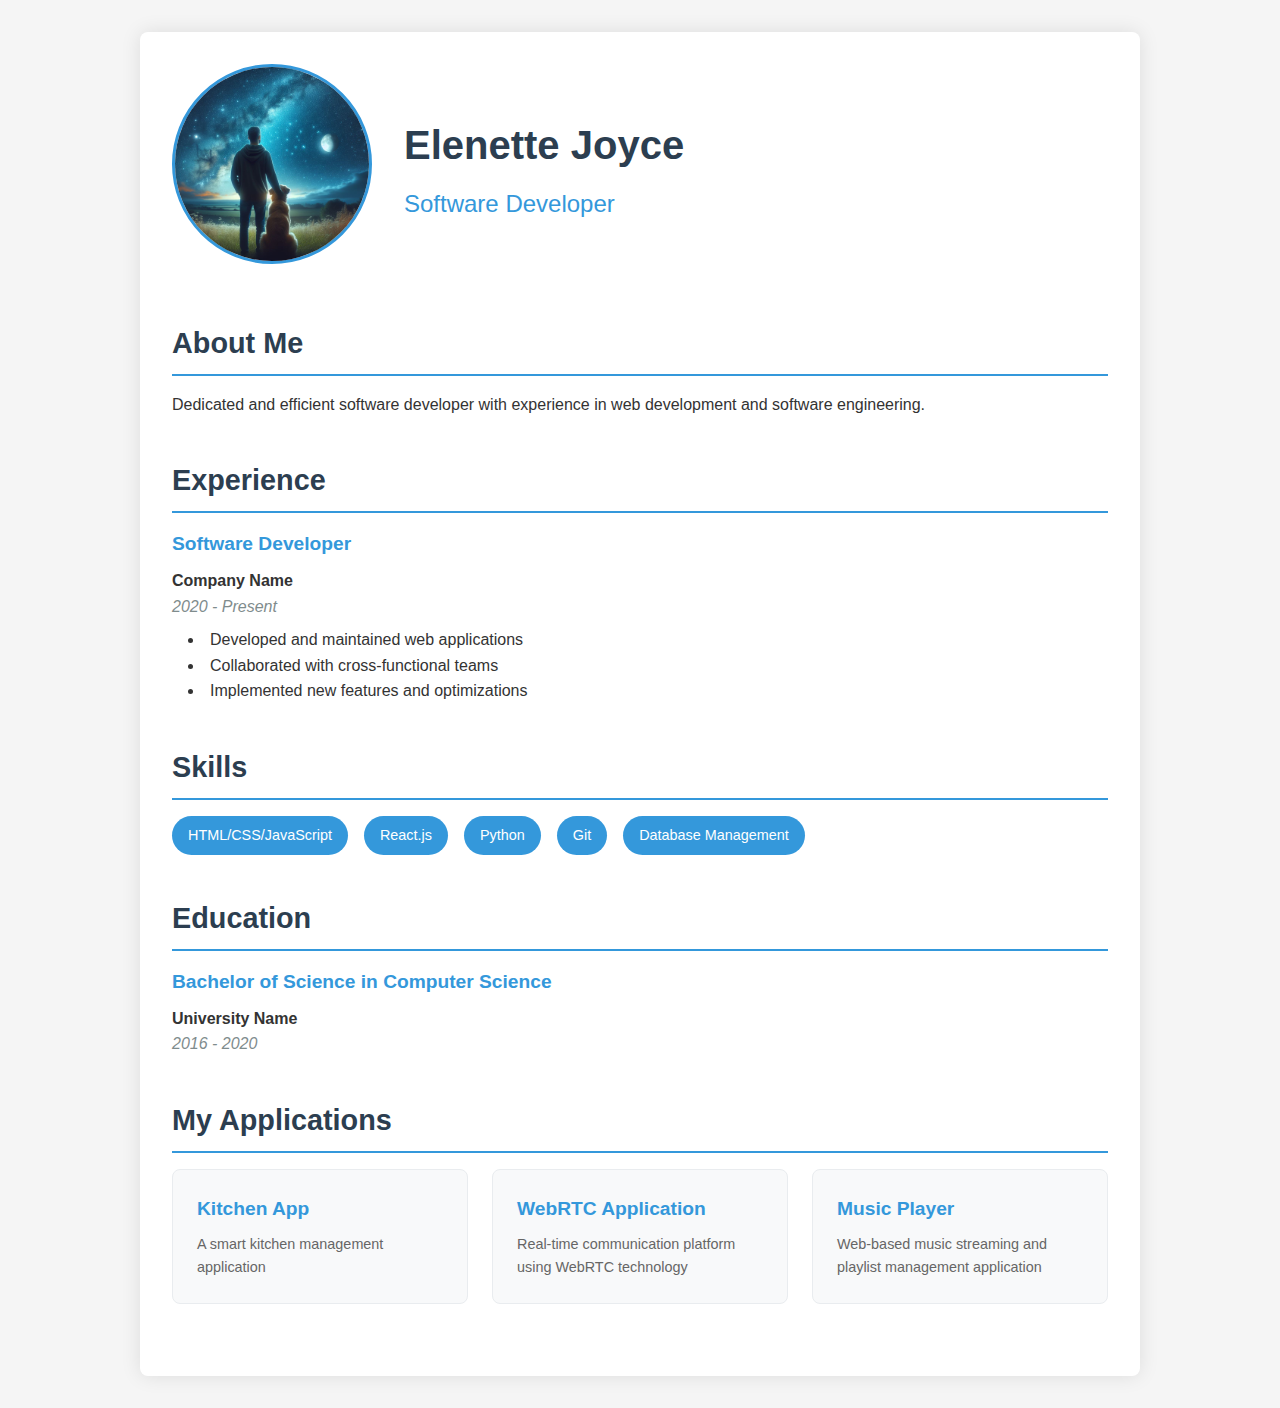
<file: index.html>
<!DOCTYPE html>
<html lang="en">
<head>
    <meta charset="UTF-8">
    <meta name="viewport" content="width=device-width, initial-scale=1.0">
    <title>Professional CV</title>
    <link rel="stylesheet" href="styles.css">
</head>
<body>
    <div class="container">
        <header>
            <div class="profile-image">
                <img src="images/dog.jpg" alt="Profile Picture">
            </div>
            <div class="header-text">
                <h1>Elenette Joyce</h1>
                <h2>Software Developer</h2>
            </div>
        </header>

        <main>
            <section class="about">
                <h3>About Me</h3>
                <p>Dedicated and efficient software developer with experience in web development and software engineering.</p>
            </section>

            <section class="experience">
                <h3>Experience</h3>
                <div class="exp-item">
                    <h4>Software Developer</h4>
                    <p class="company">Company Name</p>
                    <p class="period">2020 - Present</p>
                    <ul>
                        <li>Developed and maintained web applications</li>
                        <li>Collaborated with cross-functional teams</li>
                        <li>Implemented new features and optimizations</li>
                    </ul>
                </div>
            </section>

            <section class="skills">
                <h3>Skills</h3>
                <ul class="skills-list">
                    <li>HTML/CSS/JavaScript</li>
                    <li>React.js</li>
                    <li>Python</li>
                    <li>Git</li>
                    <li>Database Management</li>
                </ul>
            </section>

            <section class="education">
                <h3>Education</h3>
                <div class="edu-item">
                    <h4>Bachelor of Science in Computer Science</h4>
                    <p class="school">University Name</p>
                    <p class="period">2016 - 2020</p>
                </div>
            </section>

            <section class="apps">
                <h3>My Applications</h3>
                <div class="apps-grid">
                    <a href="apps/kitchenapp" class="app-card">
                        <h4>Kitchen App</h4>
                        <p>A smart kitchen management application</p>
                    </a>
                    <a href="apps/webrtc" class="app-card">
                        <h4>WebRTC Application</h4>
                        <p>Real-time communication platform using WebRTC technology</p>
                    </a>
                    <a href="apps/music" class="app-card">
                        <h4>Music Player</h4>
                        <p>Web-based music streaming and playlist management application</p>
                    </a>
                </div>
            </section>
        </main>
    </div>
</body>
</html>
</file>
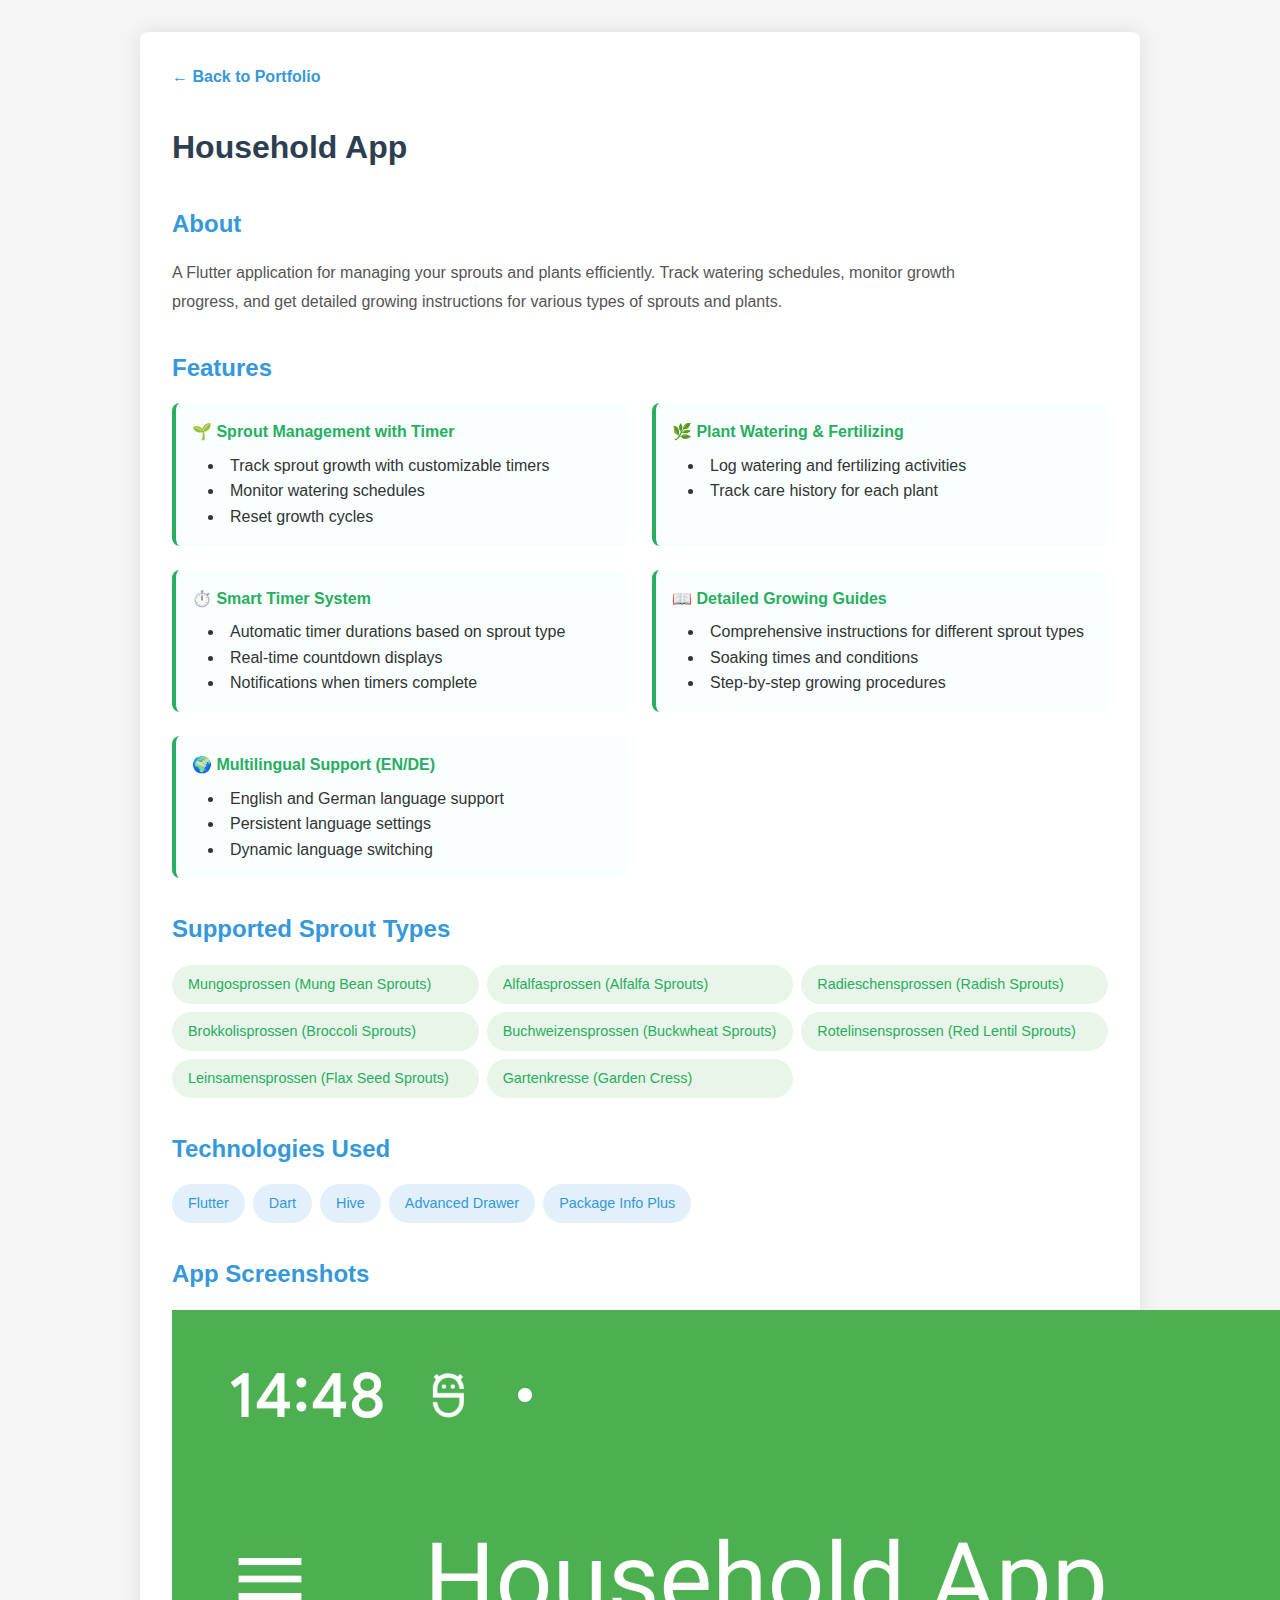
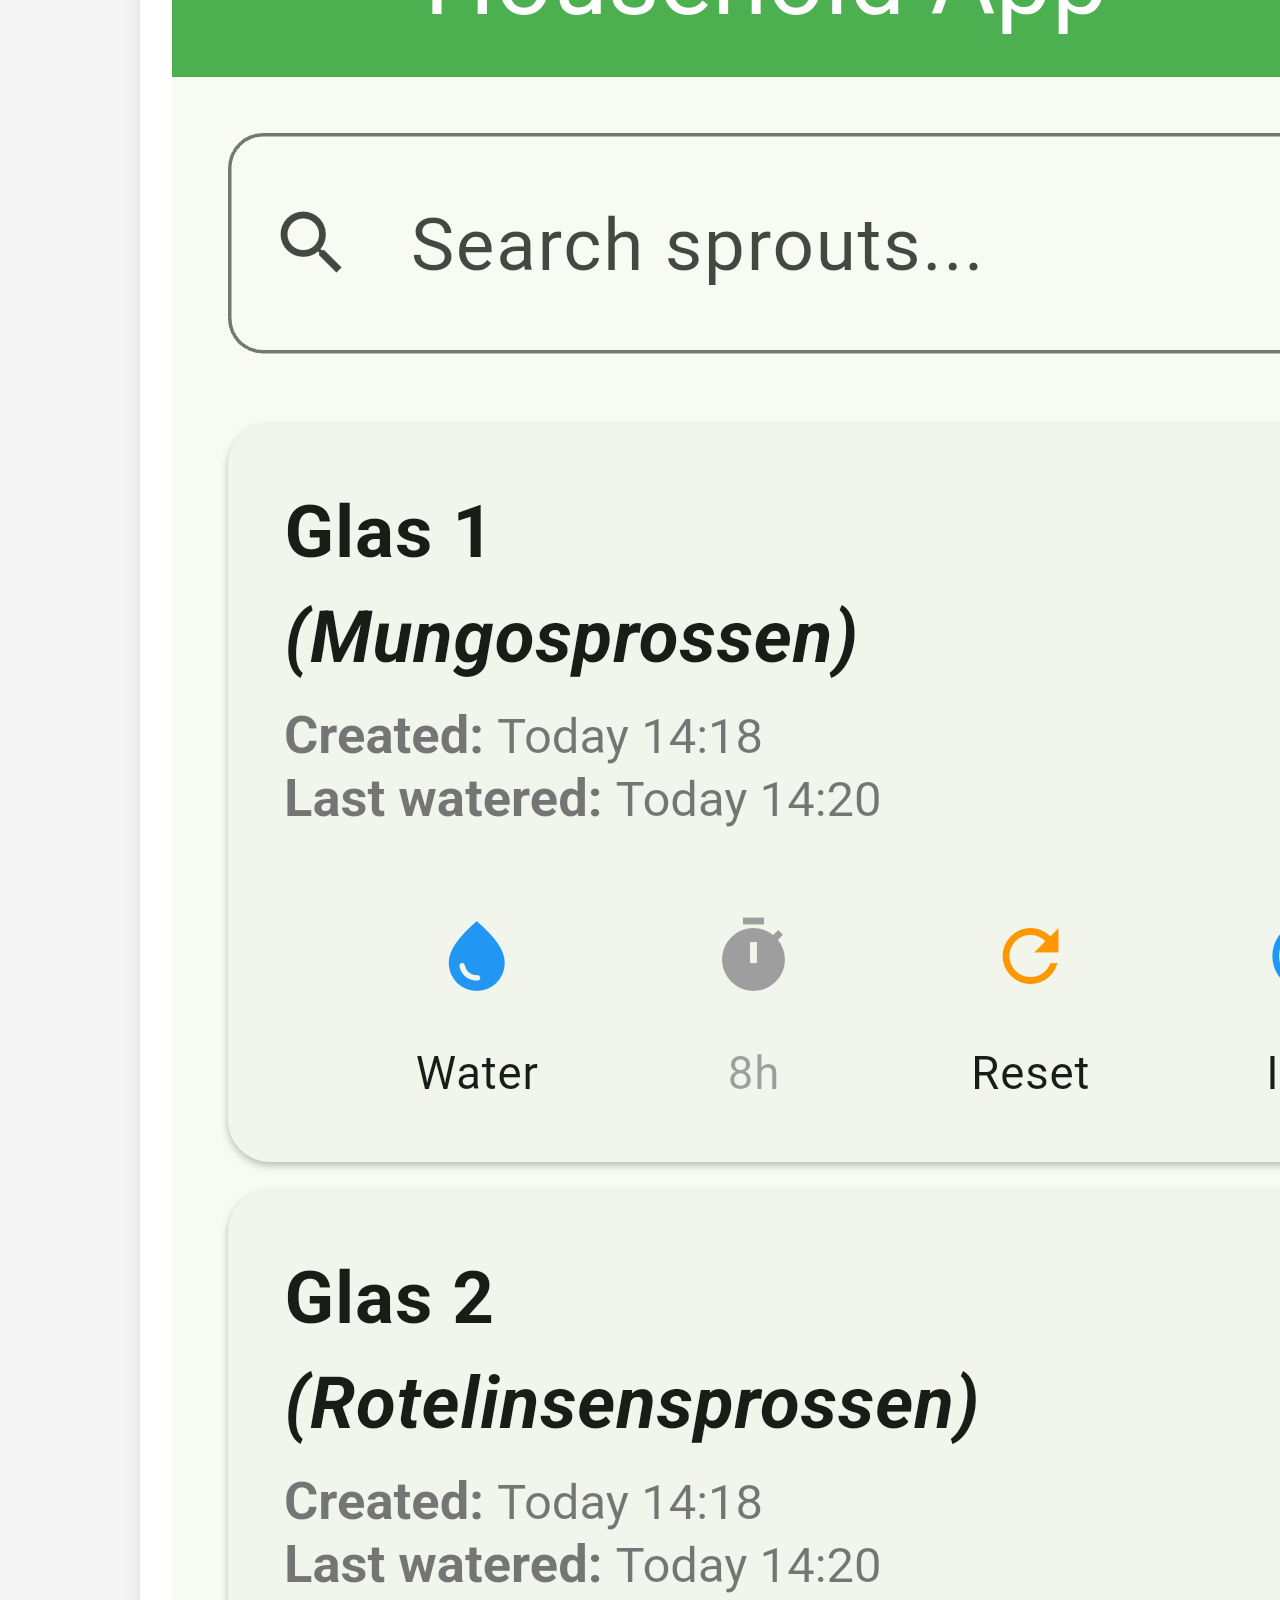
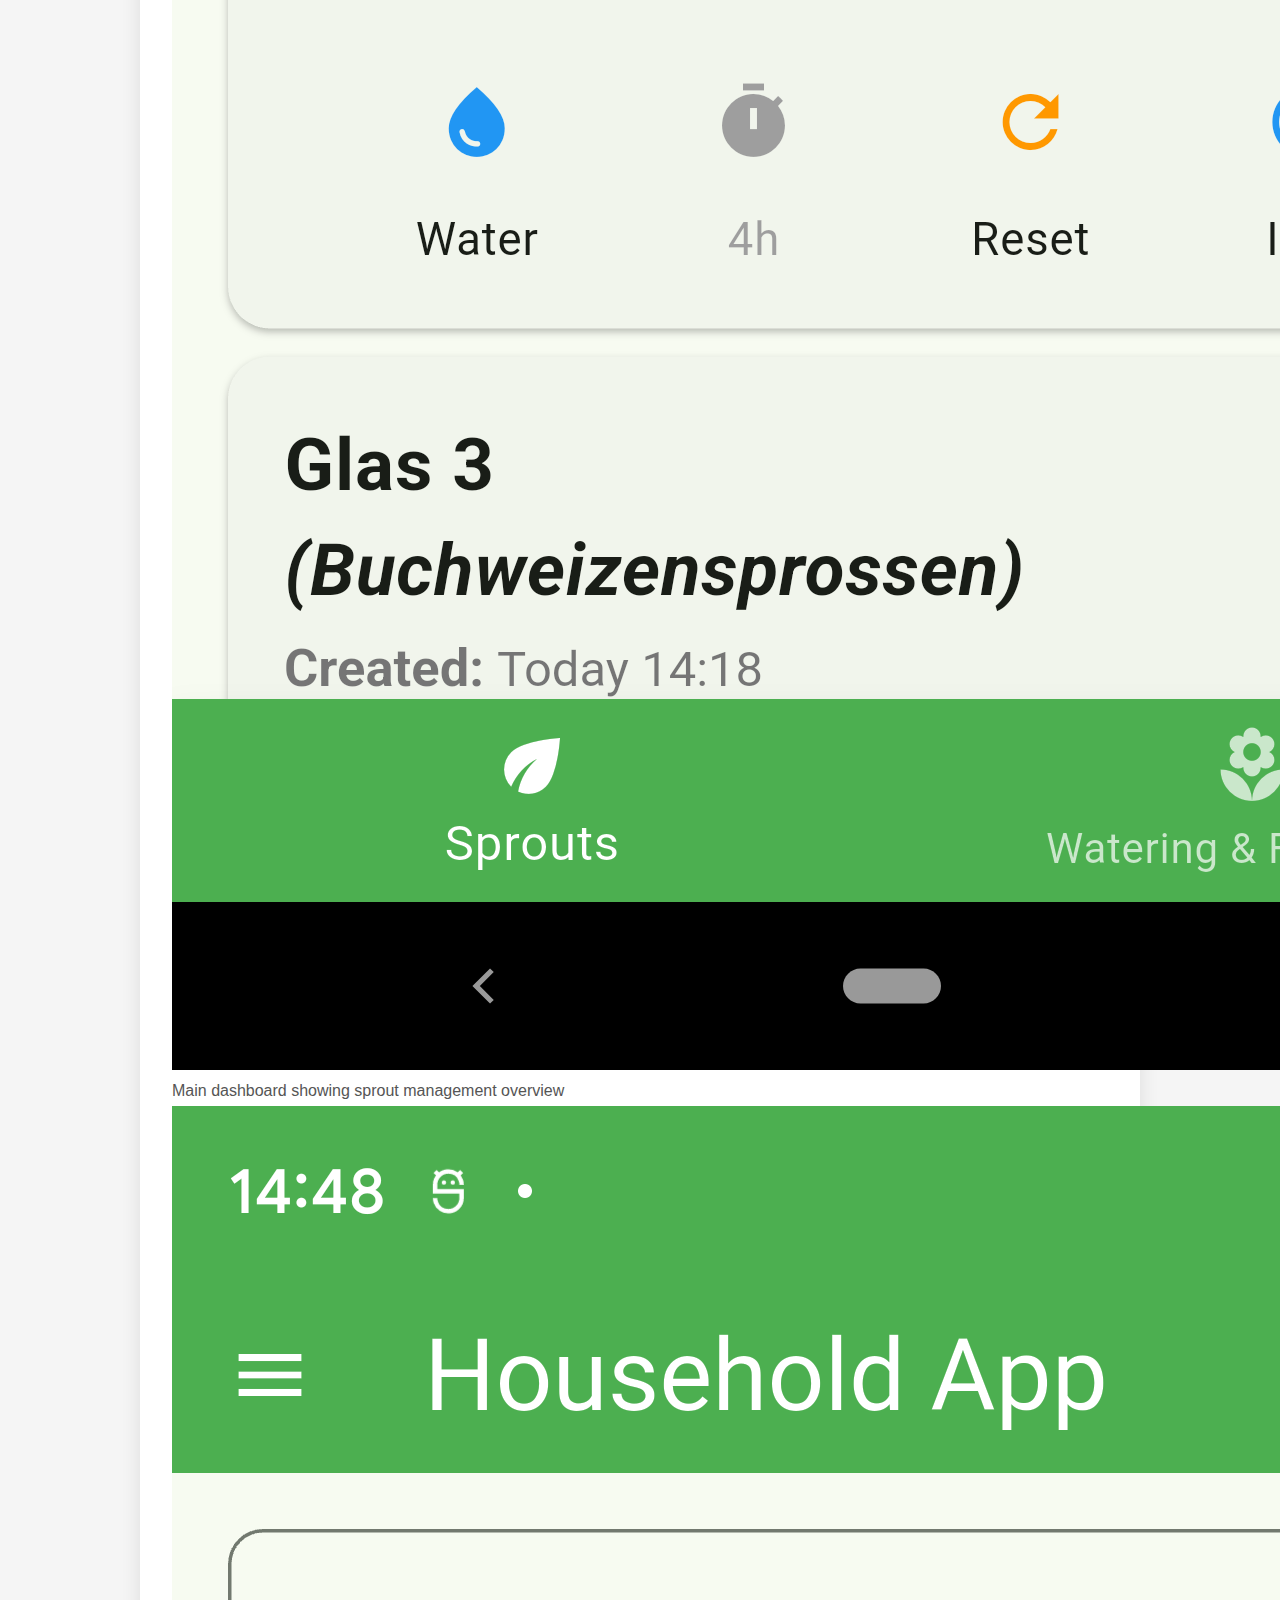
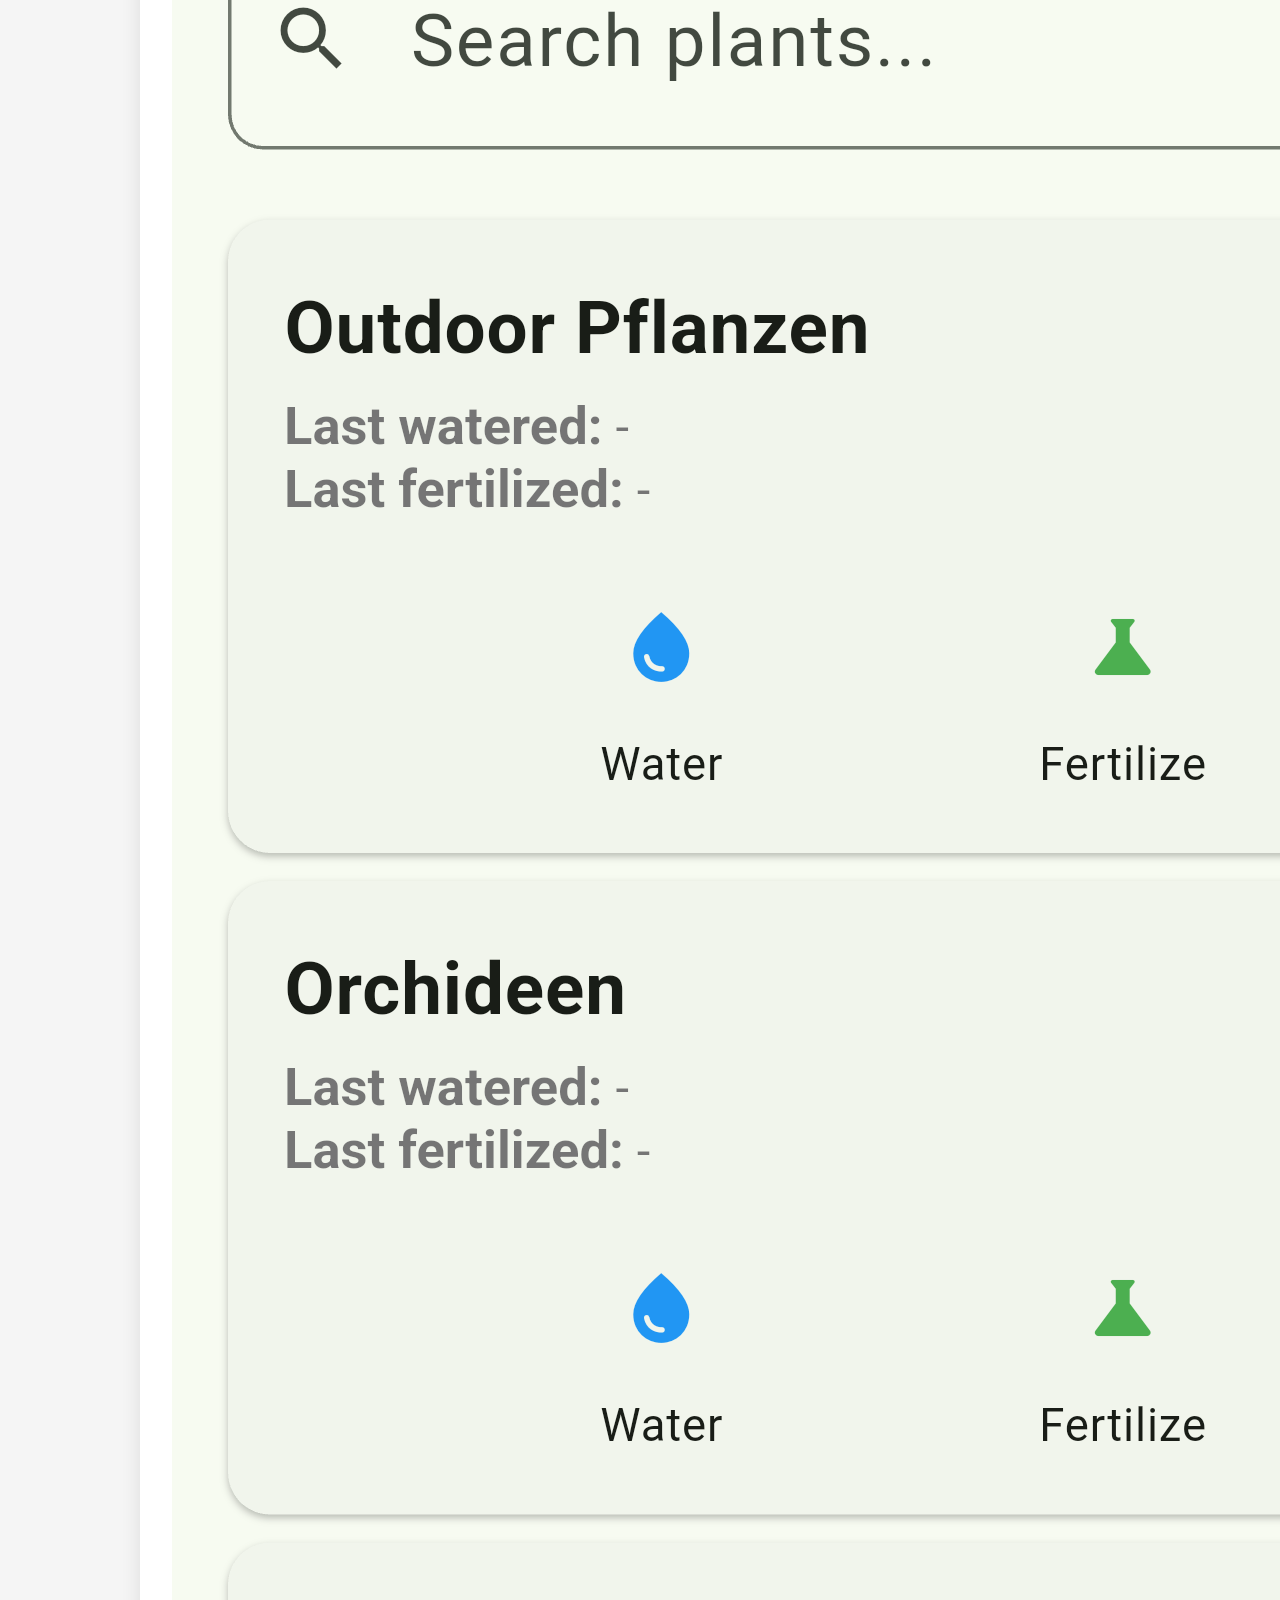
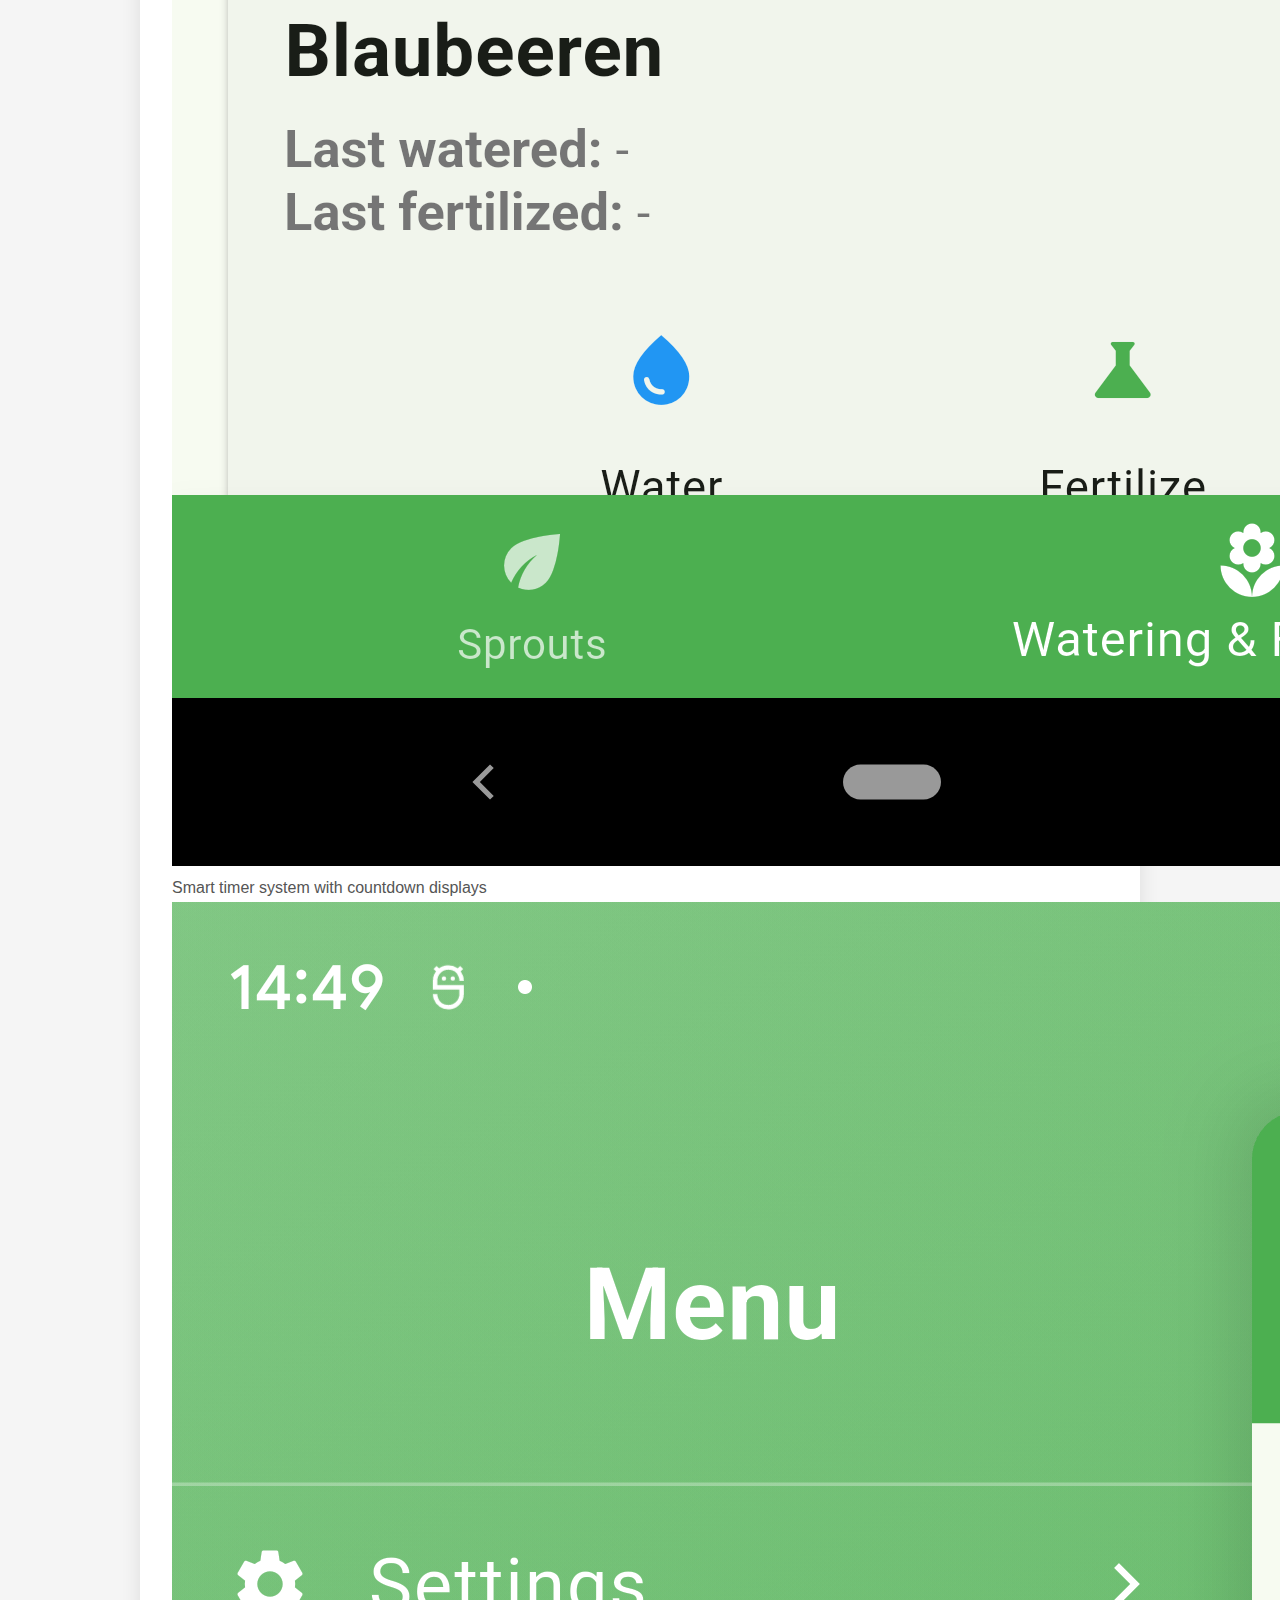
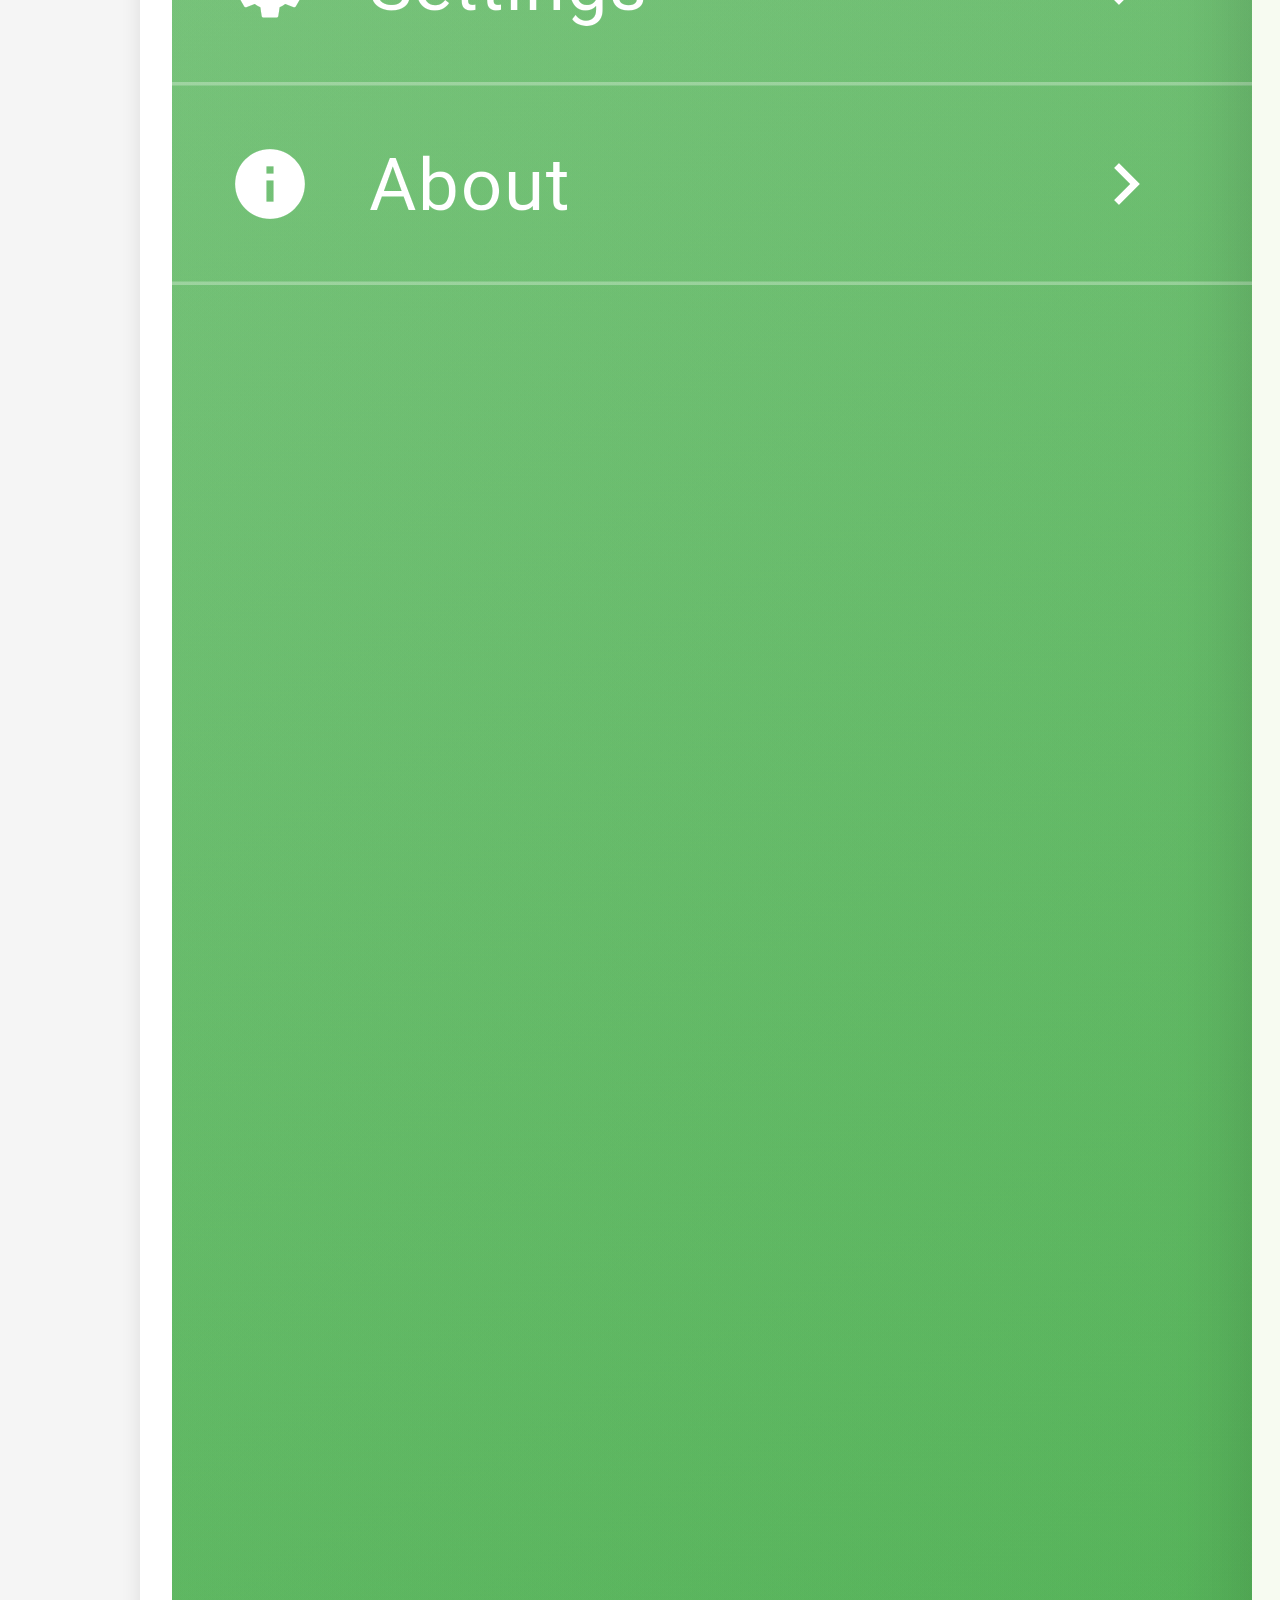
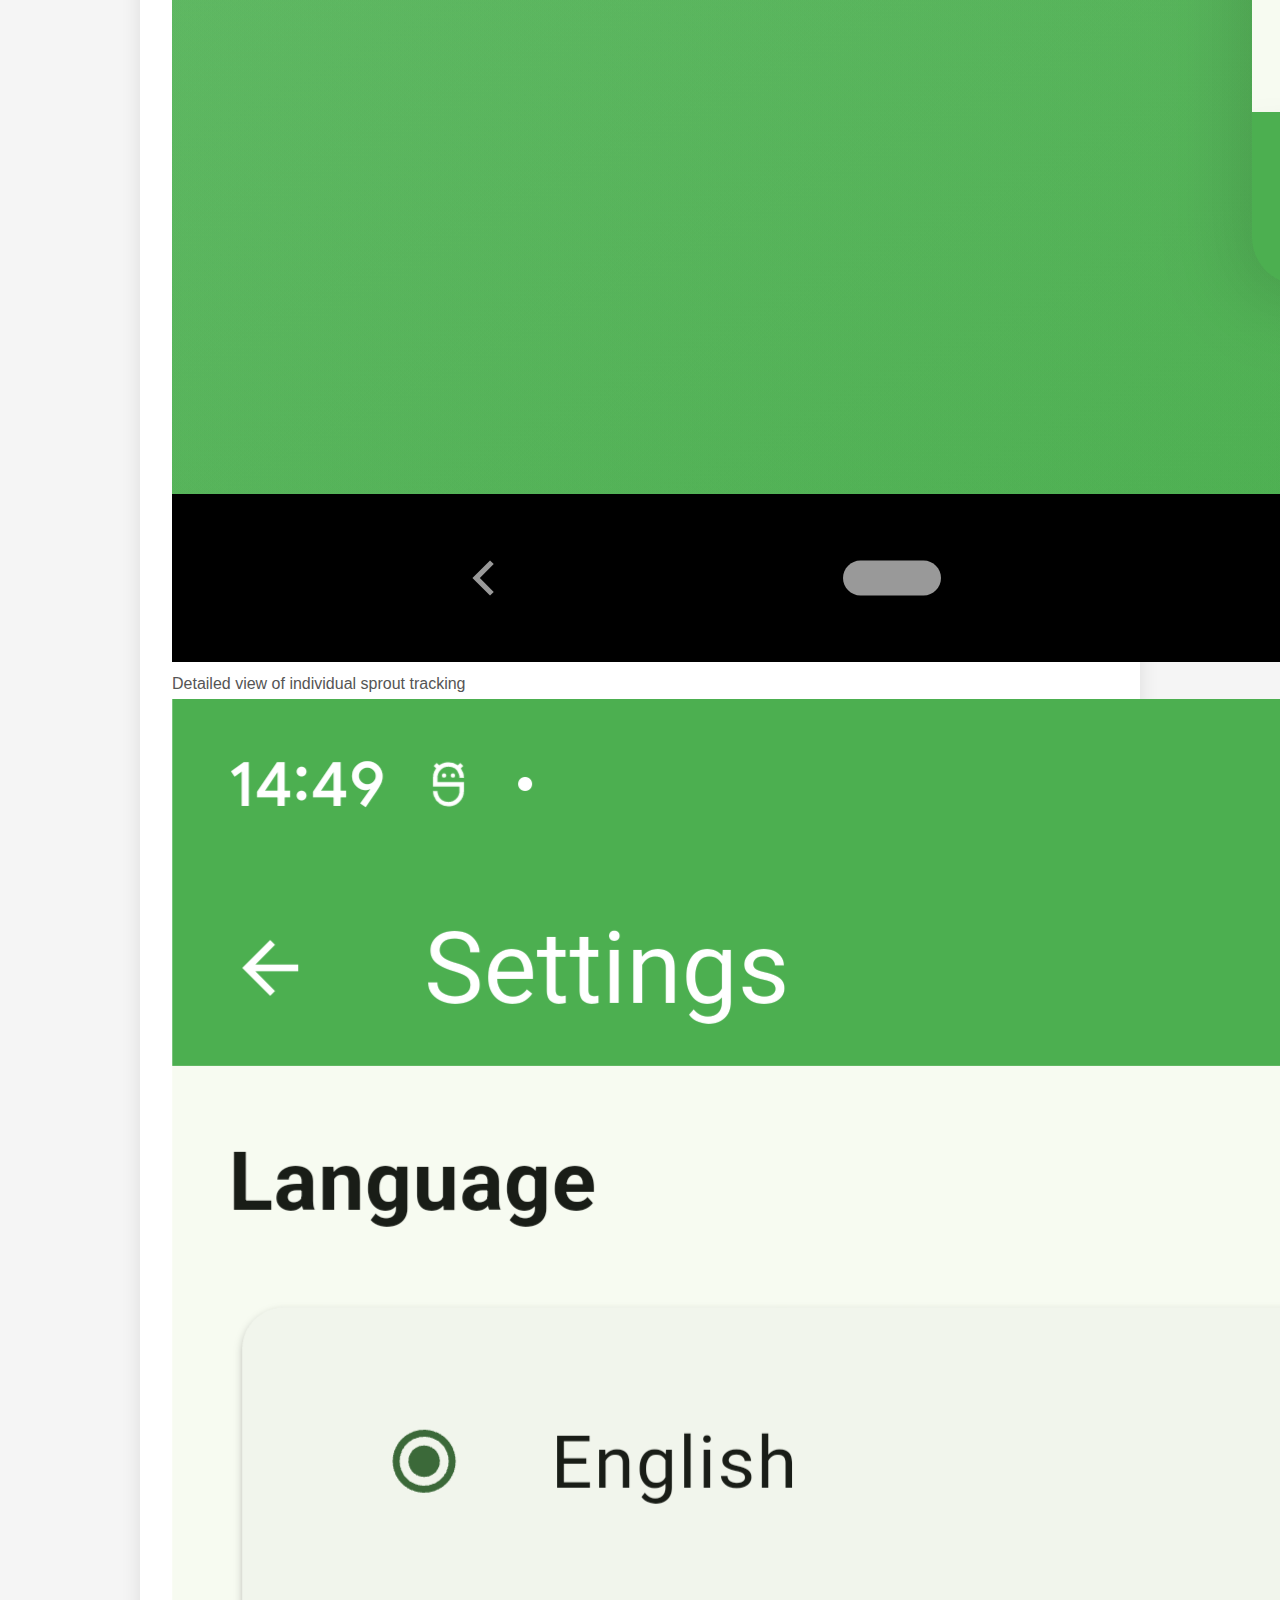
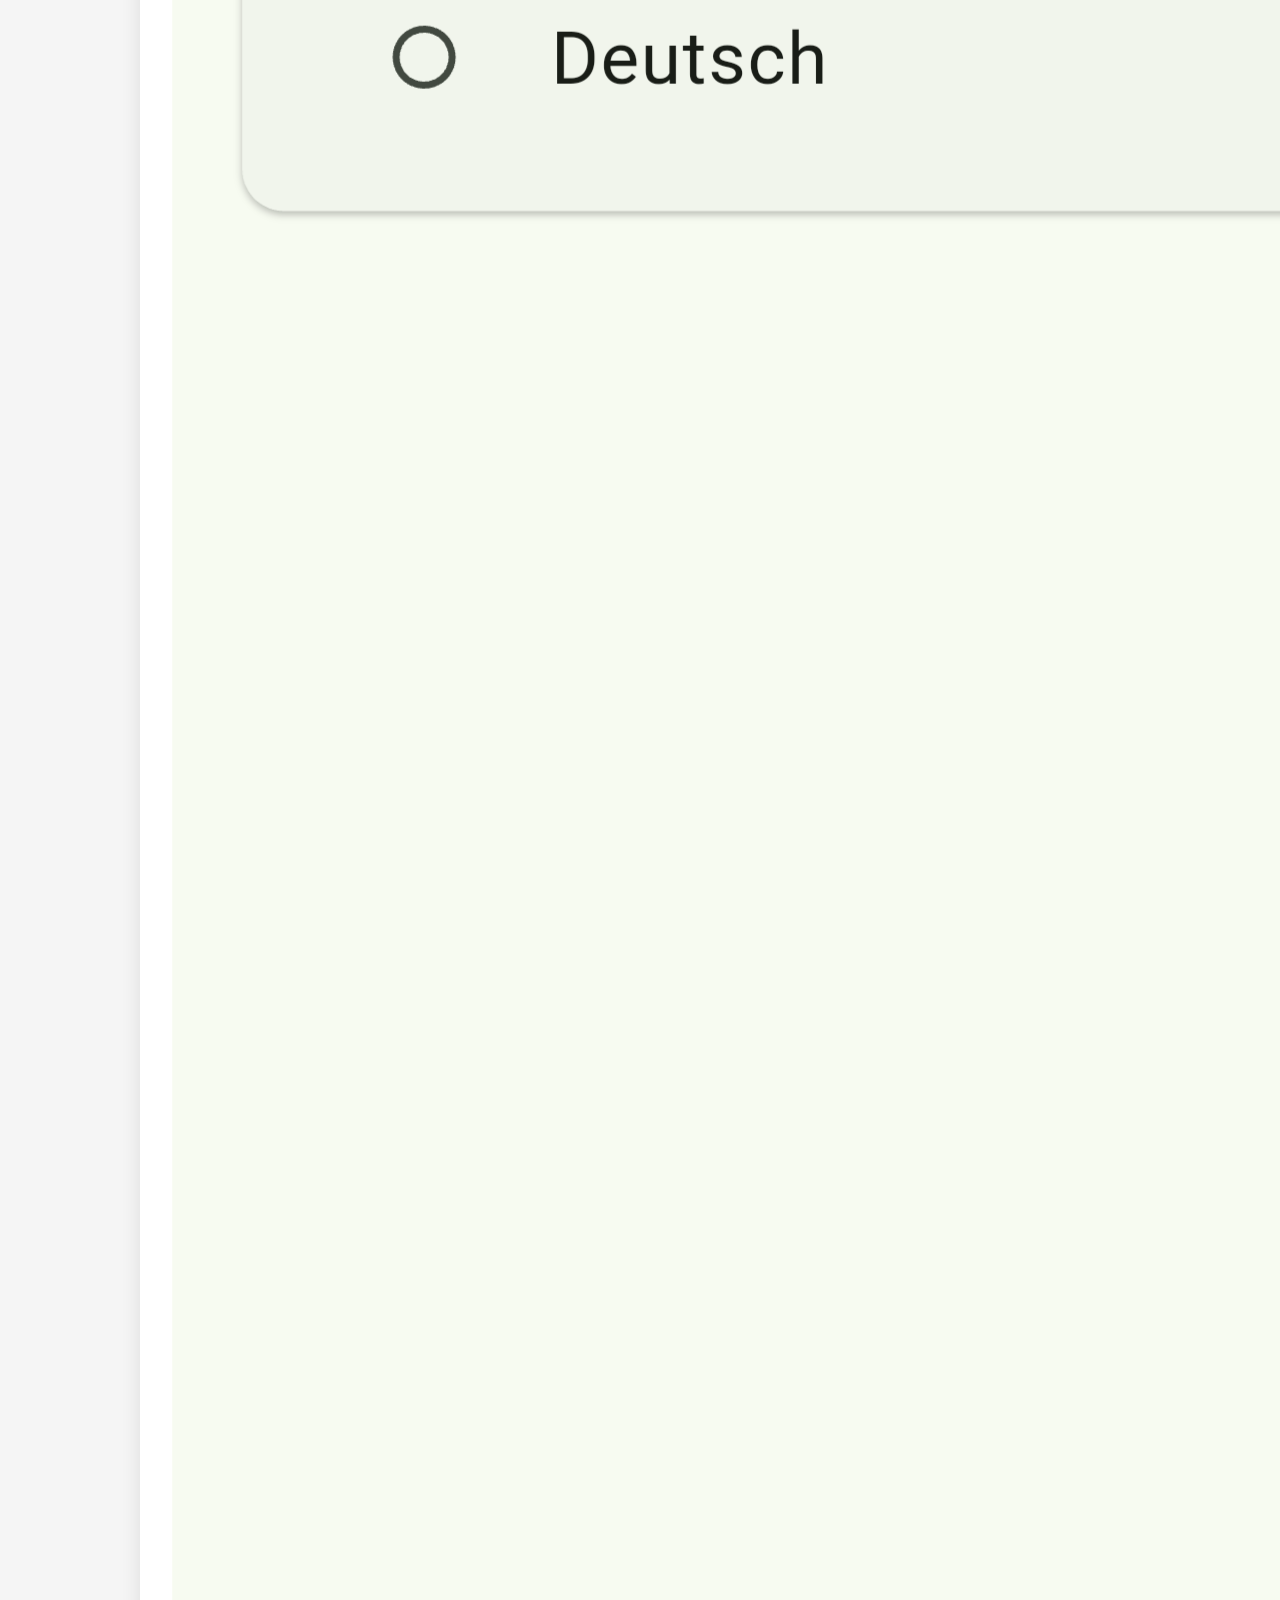
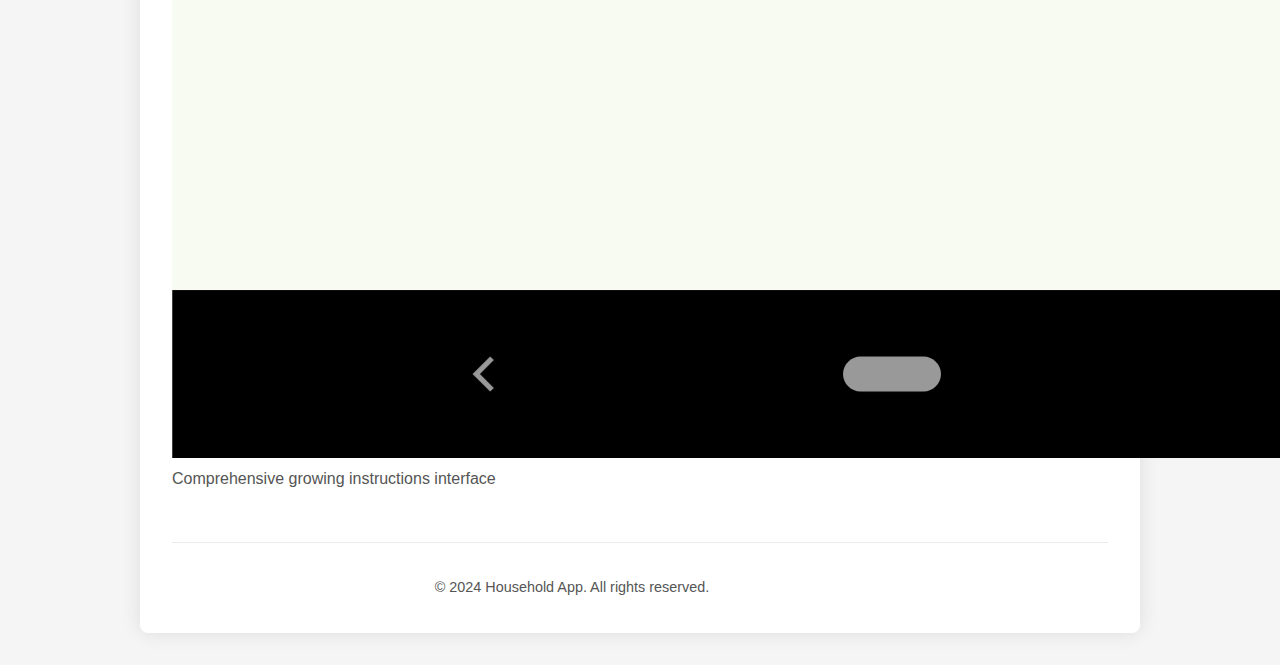
<file: apps/household/index.html>
<!DOCTYPE html>
<html lang="en">
<head>
    <meta charset="UTF-8">
    <meta name="viewport" content="width=device-width, initial-scale=1.0">
    <title>Household App - Project Details</title>
    <link rel="stylesheet" href="../../styles.css">
    <link rel="stylesheet" href="style.css">
</head>
<body>
    <div class="container">
        <nav class="back-nav">
            <a href="../../index.html">&larr; Back to Portfolio</a>
        </nav>
        
        <main class="project-details">
            <h1>Household App</h1>
            <div class="project-info">
                <section>
                    <h2>About</h2>
                    <p>A Flutter application for managing your sprouts and plants efficiently. Track watering schedules, monitor growth progress, and get detailed growing instructions for various types of sprouts and plants.</p>
                </section>
                
                <section>
                    <h2>Features</h2>
                    <div class="features-grid">
                        <div class="feature-item">
                            <h4>🌱 Sprout Management with Timer</h4>
                            <ul>
                                <li>Track sprout growth with customizable timers</li>
                                <li>Monitor watering schedules</li>
                                <li>Reset growth cycles</li>
                            </ul>
                        </div>
                        <div class="feature-item">
                            <h4>🌿 Plant Watering & Fertilizing</h4>
                            <ul>
                                <li>Log watering and fertilizing activities</li>
                                <li>Track care history for each plant</li>
                            </ul>
                        </div>
                        <div class="feature-item">
                            <h4>⏱️ Smart Timer System</h4>
                            <ul>
                                <li>Automatic timer durations based on sprout type</li>
                                <li>Real-time countdown displays</li>
                                <li>Notifications when timers complete</li>
                            </ul>
                        </div>
                        <div class="feature-item">
                            <h4>📖 Detailed Growing Guides</h4>
                            <ul>
                                <li>Comprehensive instructions for different sprout types</li>
                                <li>Soaking times and conditions</li>
                                <li>Step-by-step growing procedures</li>
                            </ul>
                        </div>
                        <div class="feature-item">
                            <h4>🌍 Multilingual Support (EN/DE)</h4>
                            <ul>
                                <li>English and German language support</li>
                                <li>Persistent language settings</li>
                                <li>Dynamic language switching</li>
                            </ul>
                        </div>
                    </div>
                </section>

                <section>
                    <h2>Supported Sprout Types</h2>
                    <ul class="sprout-list">
                        <li>Mungosprossen (Mung Bean Sprouts)</li>
                        <li>Alfalfasprossen (Alfalfa Sprouts)</li>
                        <li>Radieschensprossen (Radish Sprouts)</li>
                        <li>Brokkolisprossen (Broccoli Sprouts)</li>
                        <li>Buchweizensprossen (Buckwheat Sprouts)</li>
                        <li>Rotelinsensprossen (Red Lentil Sprouts)</li>
                        <li>Leinsamensprossen (Flax Seed Sprouts)</li>
                        <li>Gartenkresse (Garden Cress)</li>
                    </ul>
                </section>

                <section>
                    <h2>Technologies Used</h2>
                    <ul class="tech-stack">
                        <li>Flutter</li>
                        <li>Dart</li>
                        <li>Hive</li>
                        <li>Advanced Drawer</li>
                        <li>Package Info Plus</li>
                    </ul>
                </section>

                <section>
                    <h2>App Screenshots</h2>
                    <div class="images-gallery">
                        <div class="image-item">
                            <img src="images/sprouts.png" alt="Sprouts Screen" />
                            <p>Main dashboard showing sprout management overview</p>
                        </div>
                        <div class="image-item">
                            <img src="images/watering.png" alt="Watering & Fertilize Screen" />
                            <p>Smart timer system with countdown displays</p>
                        </div>
                        <div class="image-item">
                            <img src="images/menu.png" alt="Menu Screen" />
                            <p>Detailed view of individual sprout tracking</p>
                        </div>
                        <div class="image-item">
                            <img src="images/settings.png" alt="Setting Screen" />
                            <p>Comprehensive growing instructions interface</p>
                        </div>
                    </div>
                </section>

                <footer class="project-footer">
                    <p>© 2024 Household App. All rights reserved.</p>
                </footer>
            </div>
        </main>
    </div>
</body>
</html>
</file>
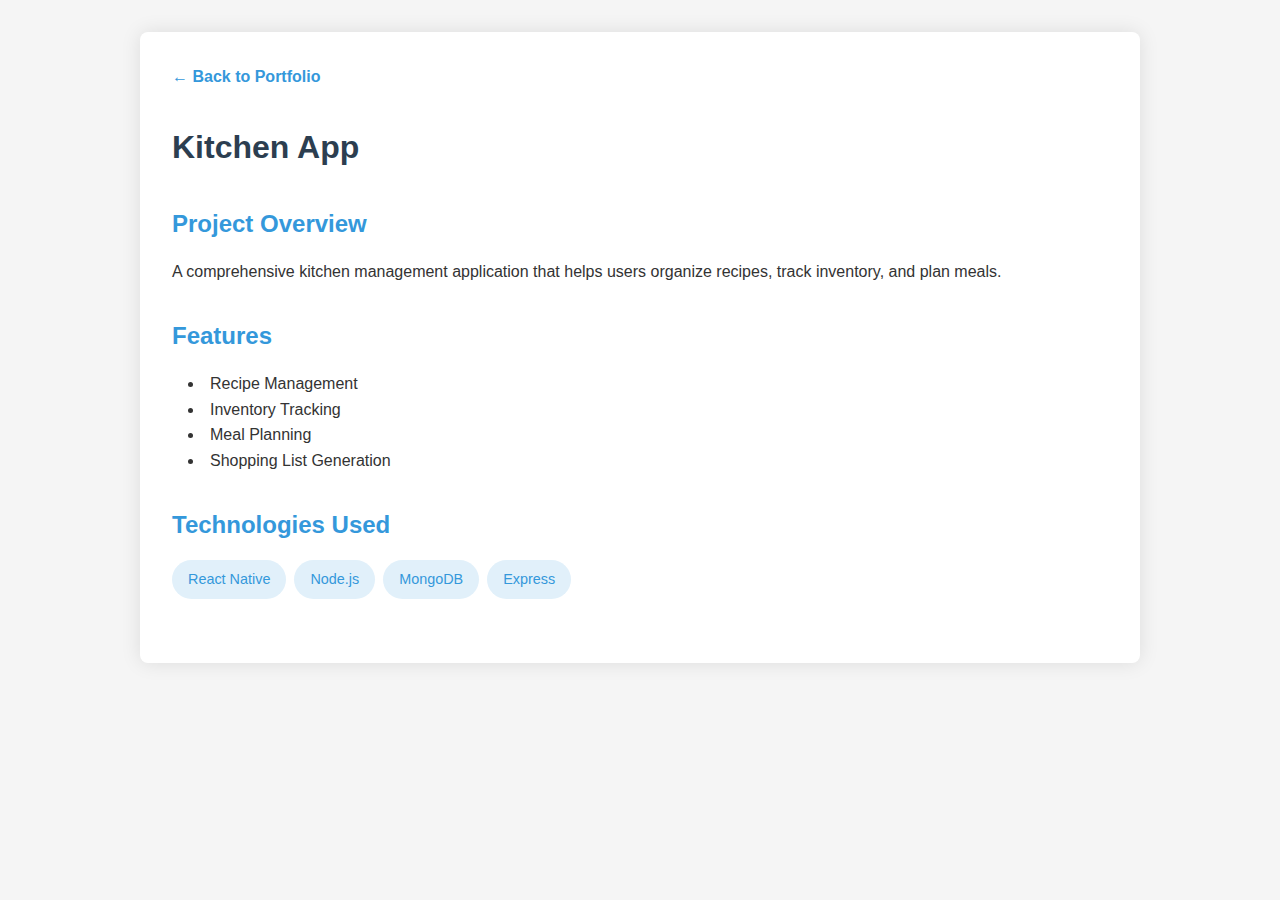
<file: apps/kitchenapp/index.html>
<!DOCTYPE html>
<html lang="en">
<head>
    <meta charset="UTF-8">
    <meta name="viewport" content="width=device-width, initial-scale=1.0">
    <title>Kitchen App - Project Details</title>
    <link rel="stylesheet" href="../../styles.css">
    <link rel="stylesheet" href="style.css">
</head>
<body>
    <div class="container">
        <nav class="back-nav">
            <a href="../../index.html">&larr; Back to Portfolio</a>
        </nav>
        
        <main class="project-details">
            <h1>Kitchen App</h1>
            <div class="project-info">
                <section>
                    <h2>Project Overview</h2>
                    <p>A comprehensive kitchen management application that helps users organize recipes, track inventory, and plan meals.</p>
                </section>
                
                <section>
                    <h2>Features</h2>
                    <ul>
                        <li>Recipe Management</li>
                        <li>Inventory Tracking</li>
                        <li>Meal Planning</li>
                        <li>Shopping List Generation</li>
                    </ul>
                </section>

                <section>
                    <h2>Technologies Used</h2>
                    <ul class="tech-stack">
                        <li>React Native</li>
                        <li>Node.js</li>
                        <li>MongoDB</li>
                        <li>Express</li>
                    </ul>
                </section>
            </div>
        </main>
    </div>
</body>
</html>
</file>
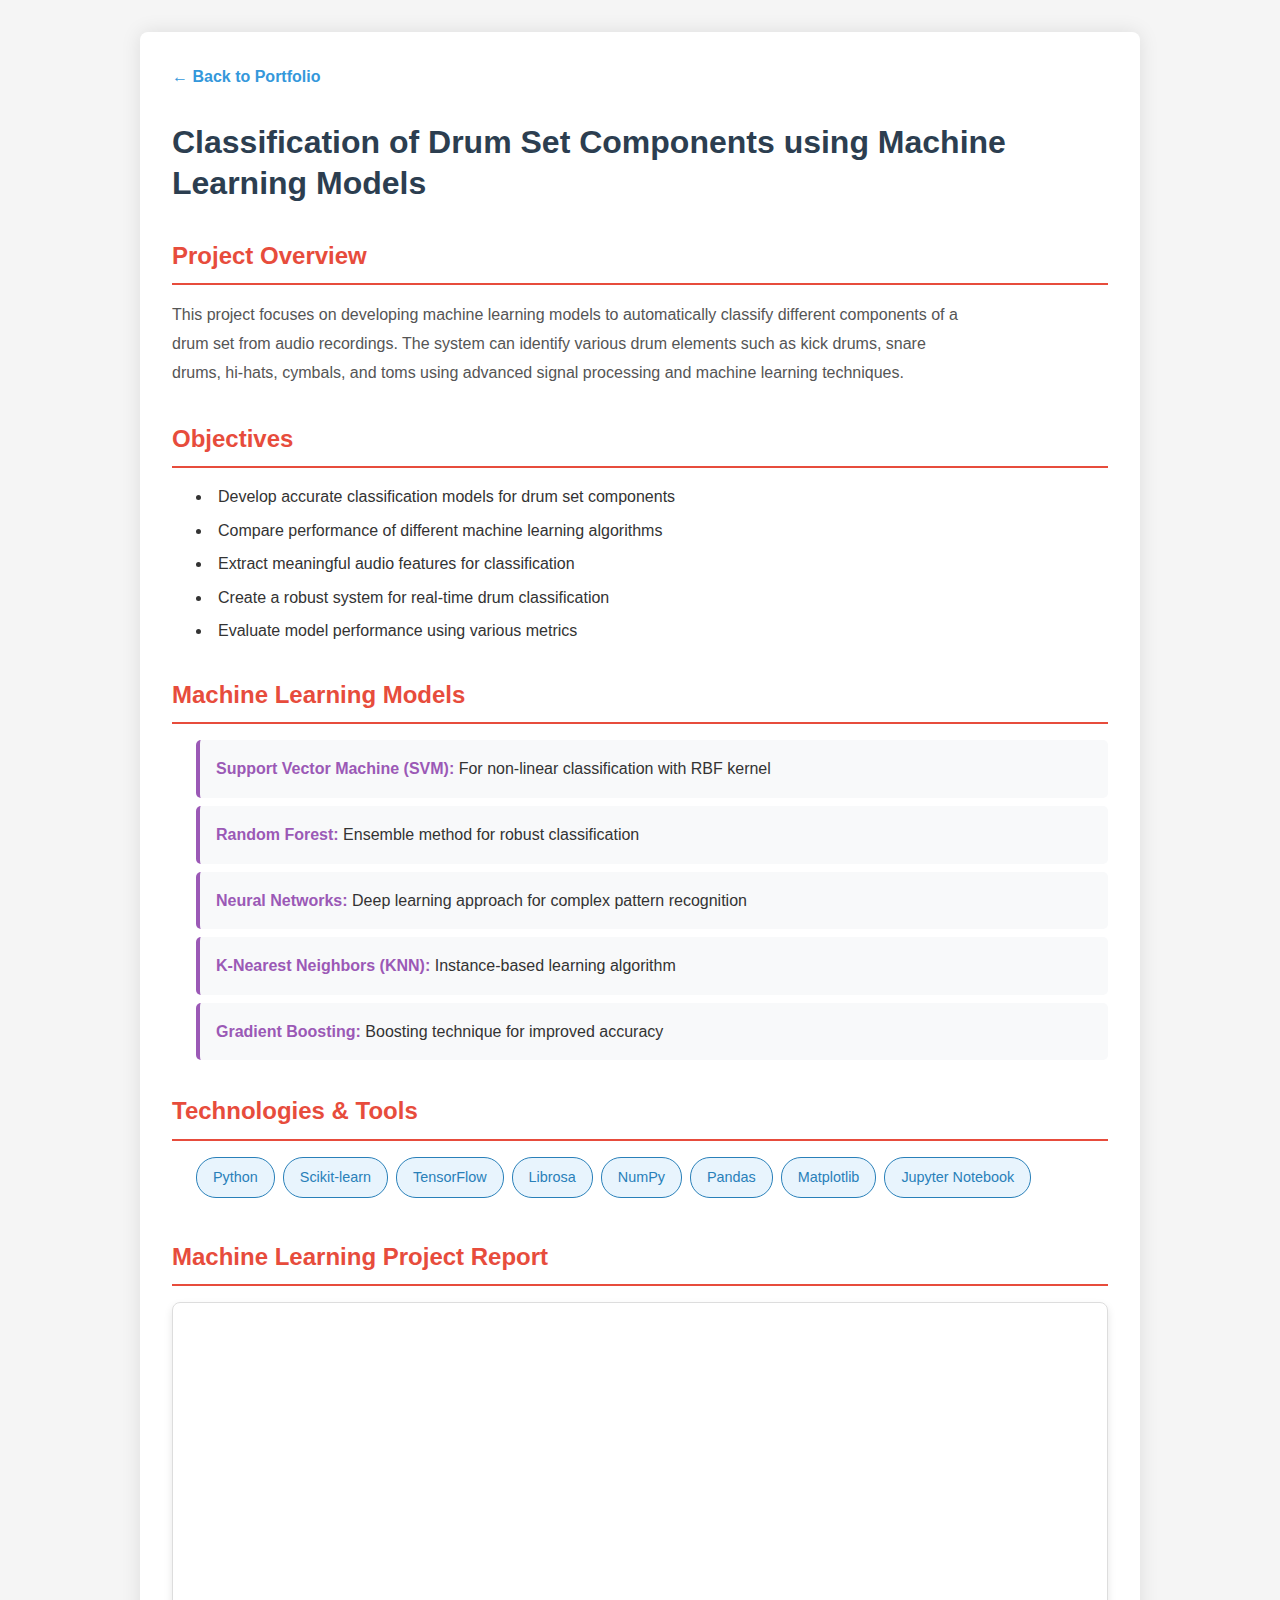
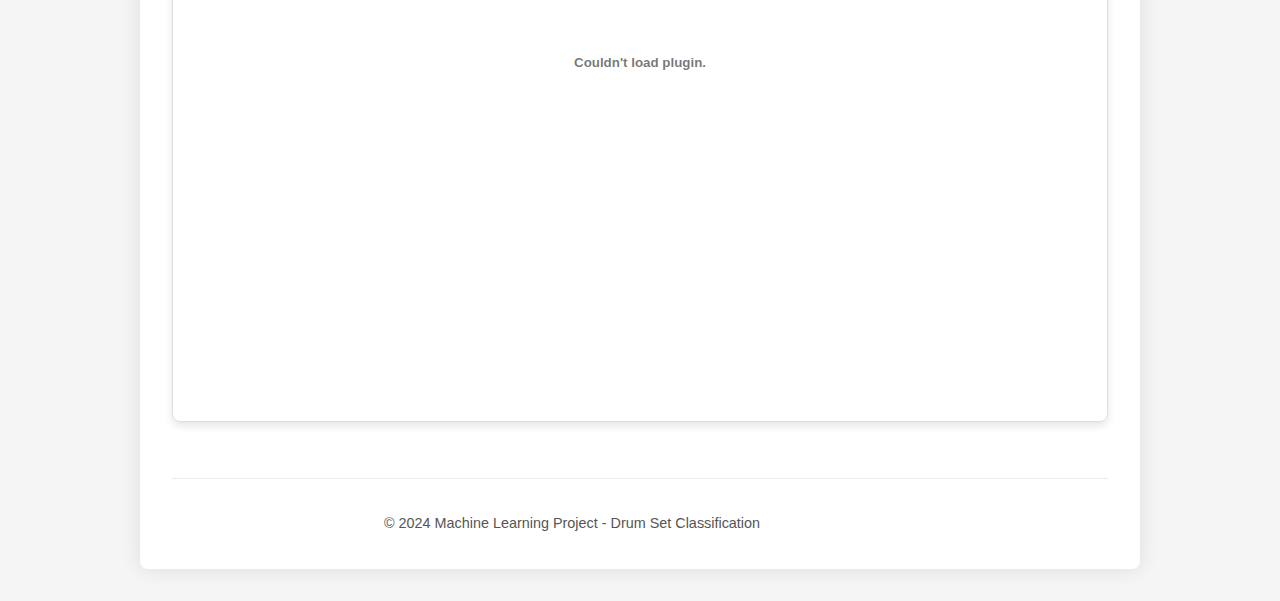
<file: apps/machinelearning/index.html>
<!DOCTYPE html>
<html lang="en">
<head>
    <meta charset="UTF-8">
    <meta name="viewport" content="width=device-width, initial-scale=1.0">
    <title>Machine Learning - Drum Set Classification</title>
    <link rel="stylesheet" href="../../styles.css">
    <link rel="stylesheet" href="style.css">
</head>
<body>
    <div class="container">
        <nav class="back-nav">
            <a href="../../index.html">&larr; Back to Portfolio</a>
        </nav>
        
        <main class="project-details">
            <h1>Classification of Drum Set Components using Machine Learning Models</h1>
            <div class="project-info">
                <section>
                    <h2>Project Overview</h2>
                    <p>This project focuses on developing machine learning models to automatically classify different components of a drum set from audio recordings. The system can identify various drum elements such as kick drums, snare drums, hi-hats, cymbals, and toms using advanced signal processing and machine learning techniques.</p>
                </section>
                
                <section>
                    <h2>Objectives</h2>
                    <ul>
                        <li>Develop accurate classification models for drum set components</li>
                        <li>Compare performance of different machine learning algorithms</li>
                        <li>Extract meaningful audio features for classification</li>
                        <li>Create a robust system for real-time drum classification</li>
                        <li>Evaluate model performance using various metrics</li>
                    </ul>
                </section>

                <section>
                    <h2>Machine Learning Models</h2>
                    <ul class="models-list">
                        <li><strong>Support Vector Machine (SVM):</strong> For non-linear classification with RBF kernel</li>
                        <li><strong>Random Forest:</strong> Ensemble method for robust classification</li>
                        <li><strong>Neural Networks:</strong> Deep learning approach for complex pattern recognition</li>
                        <li><strong>K-Nearest Neighbors (KNN):</strong> Instance-based learning algorithm</li>
                        <li><strong>Gradient Boosting:</strong> Boosting technique for improved accuracy</li>
                    </ul>
                </section>

                <section>
                    <h2>Technologies & Tools</h2>
                    <ul class="tech-stack">
                        <li>Python</li>
                        <li>Scikit-learn</li>
                        <li>TensorFlow</li>
                        <li>Librosa</li>
                        <li>NumPy</li>
                        <li>Pandas</li>
                        <li>Matplotlib</li>
                        <li>Jupyter Notebook</li>
                    </ul>
                </section>

                <main class="cert-details">
                    <h2>Machine Learning Project Report</h2>
                    <div class="cert-image">
                        <embed src="ml_report.pdf" type="application/pdf" class="cert-pdf">
                    </div>
                </main>

                <footer class="project-footer">
                    <p>© 2024 Machine Learning Project - Drum Set Classification</p>
                </footer>
            </div>
        </main>
    </div>
</body>
</html>
</file>
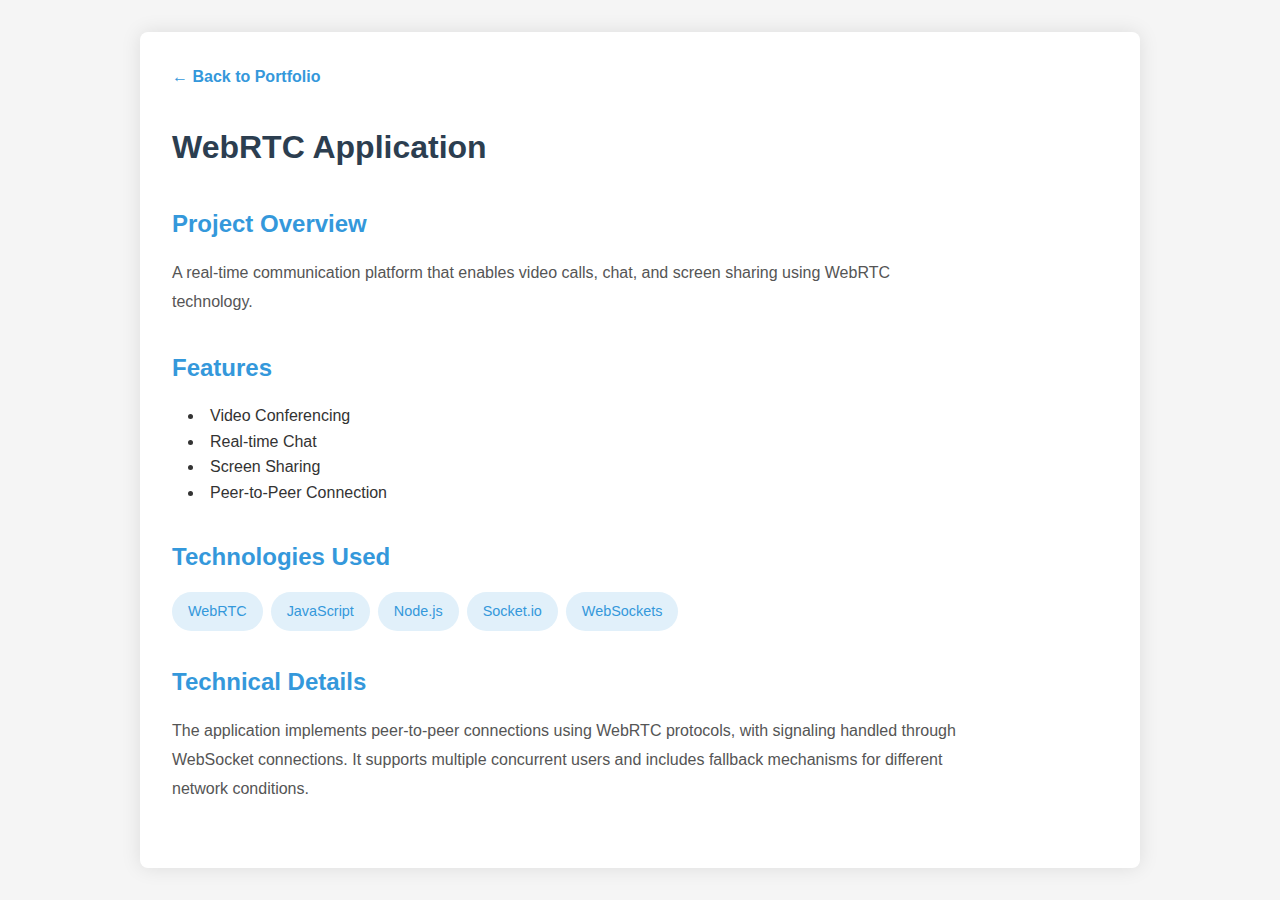
<file: apps/webrtc/index.html>
<!DOCTYPE html>
<html lang="en">
<head>
    <meta charset="UTF-8">
    <meta name="viewport" content="width=device-width, initial-scale=1.0">
    <title>WebRTC Application - Project Details</title>
    <link rel="stylesheet" href="../../styles.css">
    <link rel="stylesheet" href="style.css">
</head>
<body>
    <div class="container">
        <nav class="back-nav">
            <a href="../../index.html">&larr; Back to Portfolio</a>
        </nav>
        
        <main class="project-details">
            <h1>WebRTC Application</h1>
            <div class="project-info">
                <section>
                    <h2>Project Overview</h2>
                    <p>A real-time communication platform that enables video calls, chat, and screen sharing using WebRTC technology.</p>
                </section>
                
                <section>
                    <h2>Features</h2>
                    <ul>
                        <li>Video Conferencing</li>
                        <li>Real-time Chat</li>
                        <li>Screen Sharing</li>
                        <li>Peer-to-Peer Connection</li>
                    </ul>
                </section>

                <section>
                    <h2>Technologies Used</h2>
                    <ul class="tech-stack">
                        <li>WebRTC</li>
                        <li>JavaScript</li>
                        <li>Node.js</li>
                        <li>Socket.io</li>
                        <li>WebSockets</li>
                    </ul>
                </section>

                <section>
                    <h2>Technical Details</h2>
                    <p>The application implements peer-to-peer connections using WebRTC protocols, with signaling handled through WebSocket connections. It supports multiple concurrent users and includes fallback mechanisms for different network conditions.</p>
                </section>
            </div>
        </main>
    </div>
</body>
</html>
</file>
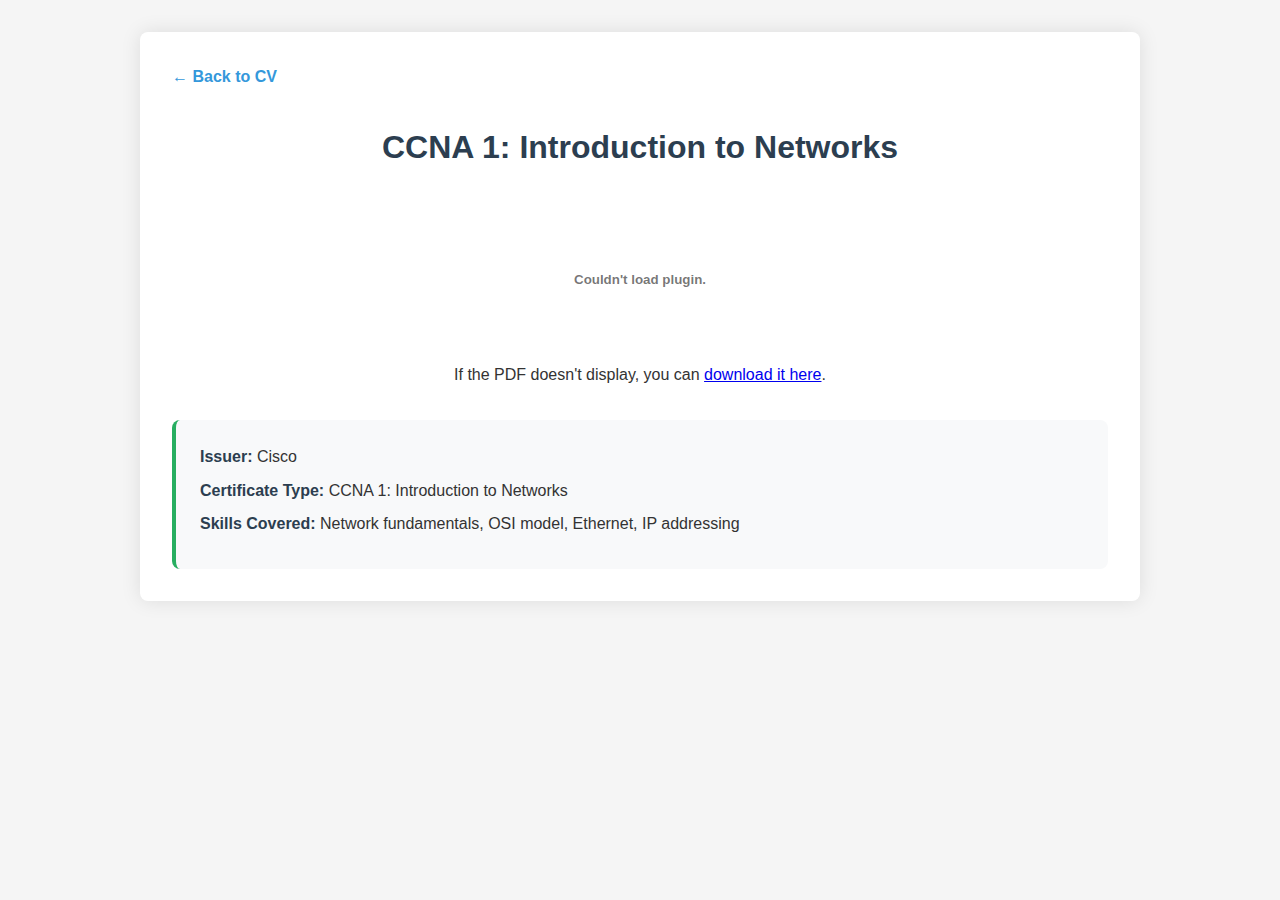
<file: certs/ccna1/index.html>
<!DOCTYPE html>
<html lang="en">
<head>
    <meta charset="UTF-8">
    <meta name="viewport" content="width=device-width, initial-scale=1.0">
    <title>CCNA 1 Certificate</title>
    <link rel="stylesheet" href="../../styles.css">
    <link rel="stylesheet" href="../cert-style.css">
</head>
<body>
    <div class="container">
        <nav class="back-nav">
            <a href="../../index.html">&larr; Back to CV</a>
        </nav>
        
        <main class="cert-details">
            <h1>CCNA 1: Introduction to Networks</h1>
            <div class="cert-image">
                <embed src="JohannesMüller-CCNAv7 Introduct-letter.pdf" type="application/pdf" class="cert-pdf">
                <div class="pdf-fallback">
                    <p>If the PDF doesn't display, you can <a href="JohannesMüller-CCNAv7 Introduct-letter.pdf" target="_blank">download it here</a>.</p>
                </div>
            </div>
            <div class="cert-info">
                <p><strong>Issuer:</strong> Cisco</p>
                <p><strong>Certificate Type:</strong> CCNA 1: Introduction to Networks</p>
                <p><strong>Skills Covered:</strong> Network fundamentals, OSI model, Ethernet, IP addressing</p>
            </div>
        </main>
    </div>
</body>
</html>
</file>
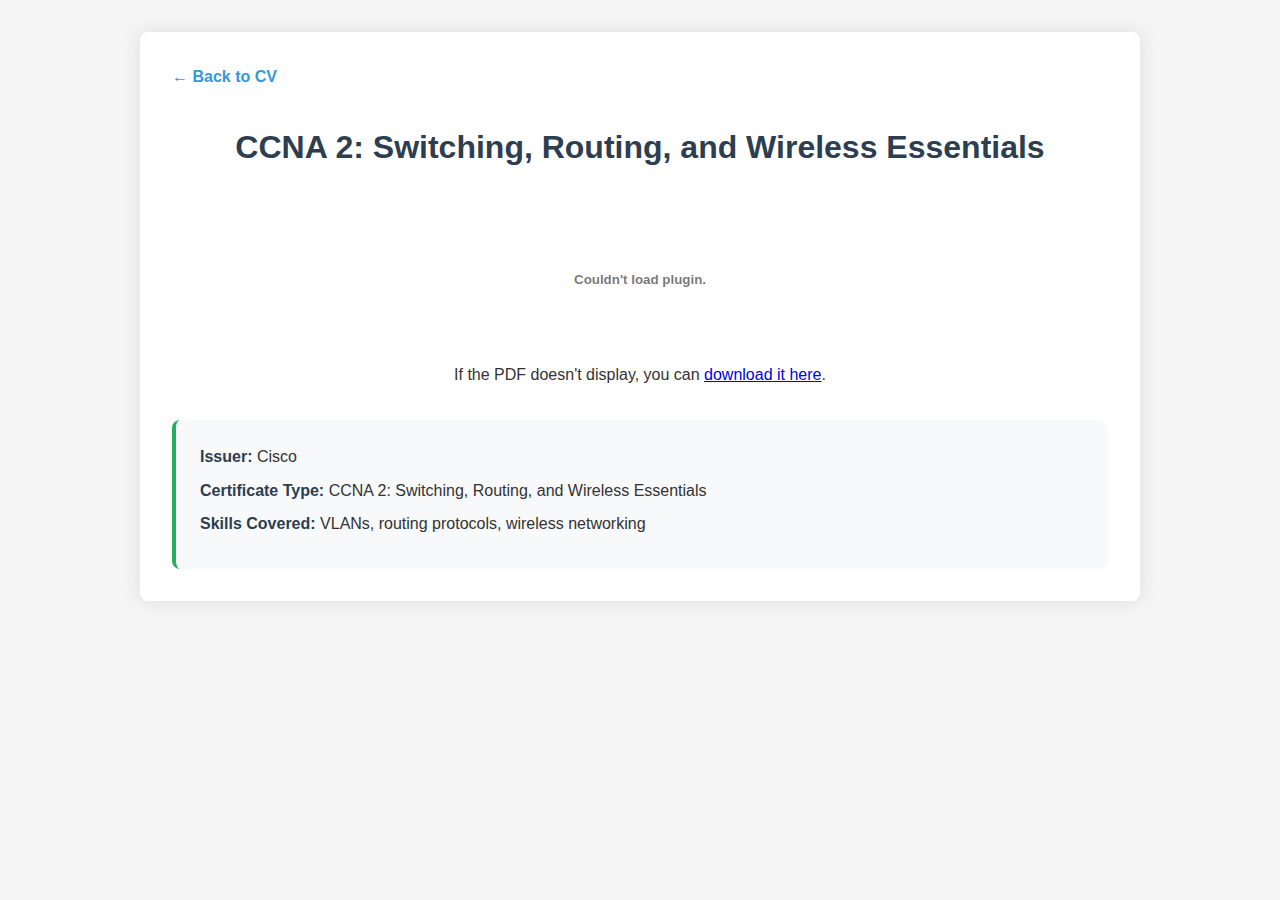
<file: certs/ccna2/index.html>
<!DOCTYPE html>
<html lang="en">
<head>
    <meta charset="UTF-8">
    <meta name="viewport" content="width=device-width, initial-scale=1.0">
    <title>CCNA 2 Certificate</title>
    <link rel="stylesheet" href="../../styles.css">
    <link rel="stylesheet" href="../cert-style.css">
</head>
<body>
    <div class="container">
        <nav class="back-nav">
            <a href="../../index.html">&larr; Back to CV</a>
        </nav>
        
        <main class="cert-details">
            <h1>CCNA 2: Switching, Routing, and Wireless Essentials</h1>
            <div class="cert-image">
                <embed src="JohannesMüller-CCNAv7 Switching-letter (1).pdf" type="application/pdf" class="cert-pdf">
                <div class="pdf-fallback">
                    <p>If the PDF doesn't display, you can <a href="JohannesMüller-CCNAv7 Switching-letter (1).pdf" target="_blank">download it here</a>.</p>
                </div>
            </div>
            <div class="cert-info">
                <p><strong>Issuer:</strong> Cisco</p>
                <p><strong>Certificate Type:</strong> CCNA 2: Switching, Routing, and Wireless Essentials</p>
                <p><strong>Skills Covered:</strong> VLANs, routing protocols, wireless networking</p>
            </div>
        </main>
    </div>
</body>
</html>
</file>
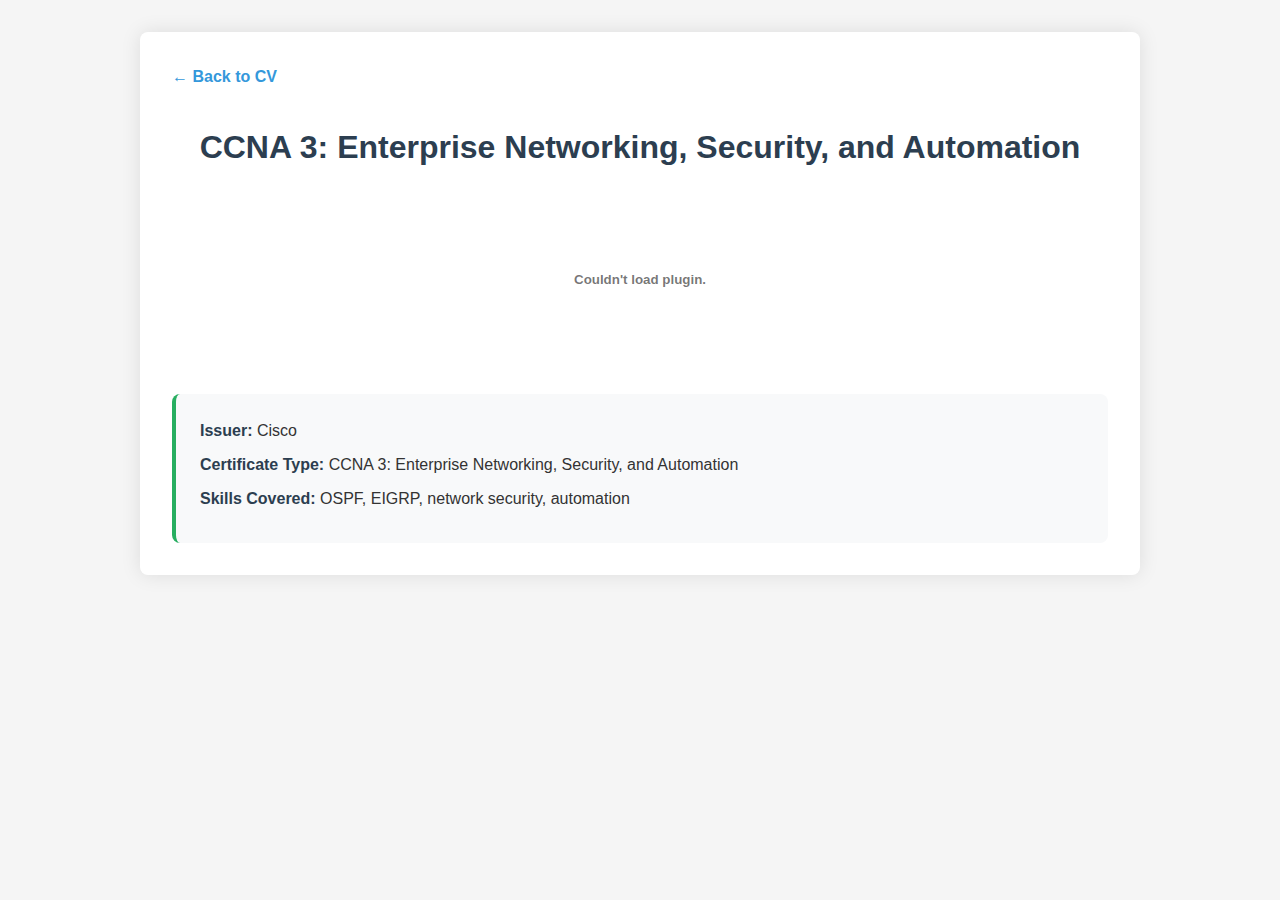
<file: certs/ccna3/index.html>
<!DOCTYPE html>
<html lang="en">
<head>
    <meta charset="UTF-8">
    <meta name="viewport" content="width=device-width, initial-scale=1.0">
    <title>CCNA 3 Certificate</title>
    <link rel="stylesheet" href="../../styles.css">
    <link rel="stylesheet" href="../cert-style.css">
</head>
<body>
    <div class="container">
        <nav class="back-nav">
            <a href="../../index.html">&larr; Back to CV</a>
        </nav>
        
        <main class="cert-details">
            <h1>CCNA 3: Enterprise Networking, Security, and Automation</h1>
            <div class="cert-image">
                <embed src="JohannesMüller-CCNAv7 Enterpris-letter.pdf" type="application/pdf" class="cert-pdf">
            </div>
            <div class="cert-info">
                <p><strong>Issuer:</strong> Cisco</p>
                <p><strong>Certificate Type:</strong> CCNA 3: Enterprise Networking, Security, and Automation</p>
                <p><strong>Skills Covered:</strong> OSPF, EIGRP, network security, automation</p>
            </div>
        </main>
    </div>
</body>
</html>
</file>
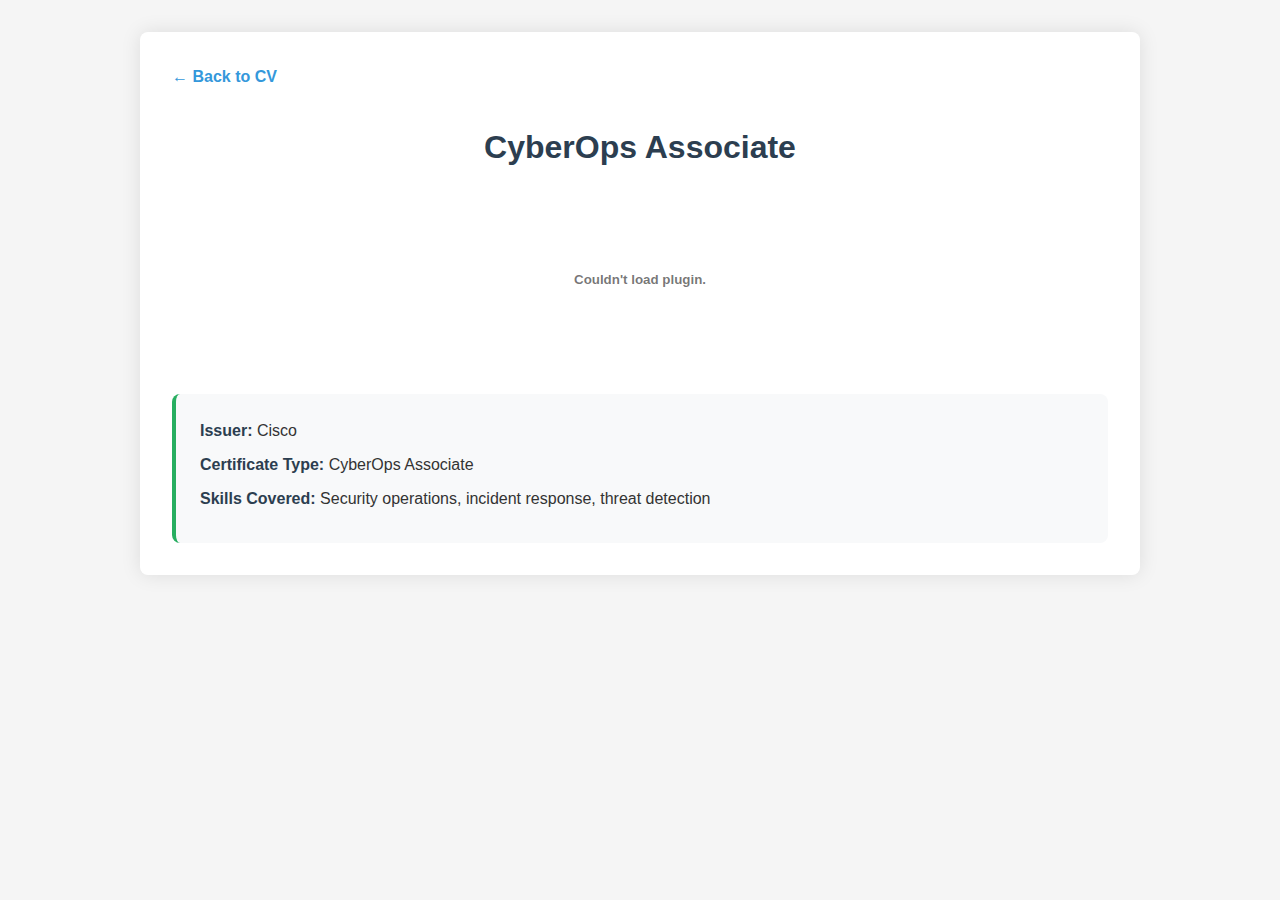
<file: certs/cyberops/index.html>
<!DOCTYPE html>
<html lang="en">
<head>
    <meta charset="UTF-8">
    <meta name="viewport" content="width=device-width, initial-scale=1.0">
    <title>CyberOps Associate Certificate</title>
    <link rel="stylesheet" href="../../styles.css">
    <link rel="stylesheet" href="../cert-style.css">
</head>
<body>
    <div class="container">
        <nav class="back-nav">
            <a href="../../index.html">&larr; Back to CV</a>
        </nav>
        
        <main class="cert-details">
            <h1>CyberOps Associate</h1>
            <div class="cert-image">
                <embed src="JohannesMüller-CCNAv7 Enterpris-letter.pdf" type="application/pdf" class="cert-pdf">
            </div>
            <div class="cert-info">
                <p><strong>Issuer:</strong> Cisco</p>
                <p><strong>Certificate Type:</strong> CyberOps Associate</p>
                <p><strong>Skills Covered:</strong> Security operations, incident response, threat detection</p>
            </div>
        </main>
    </div>
</body>
</html>
</file>
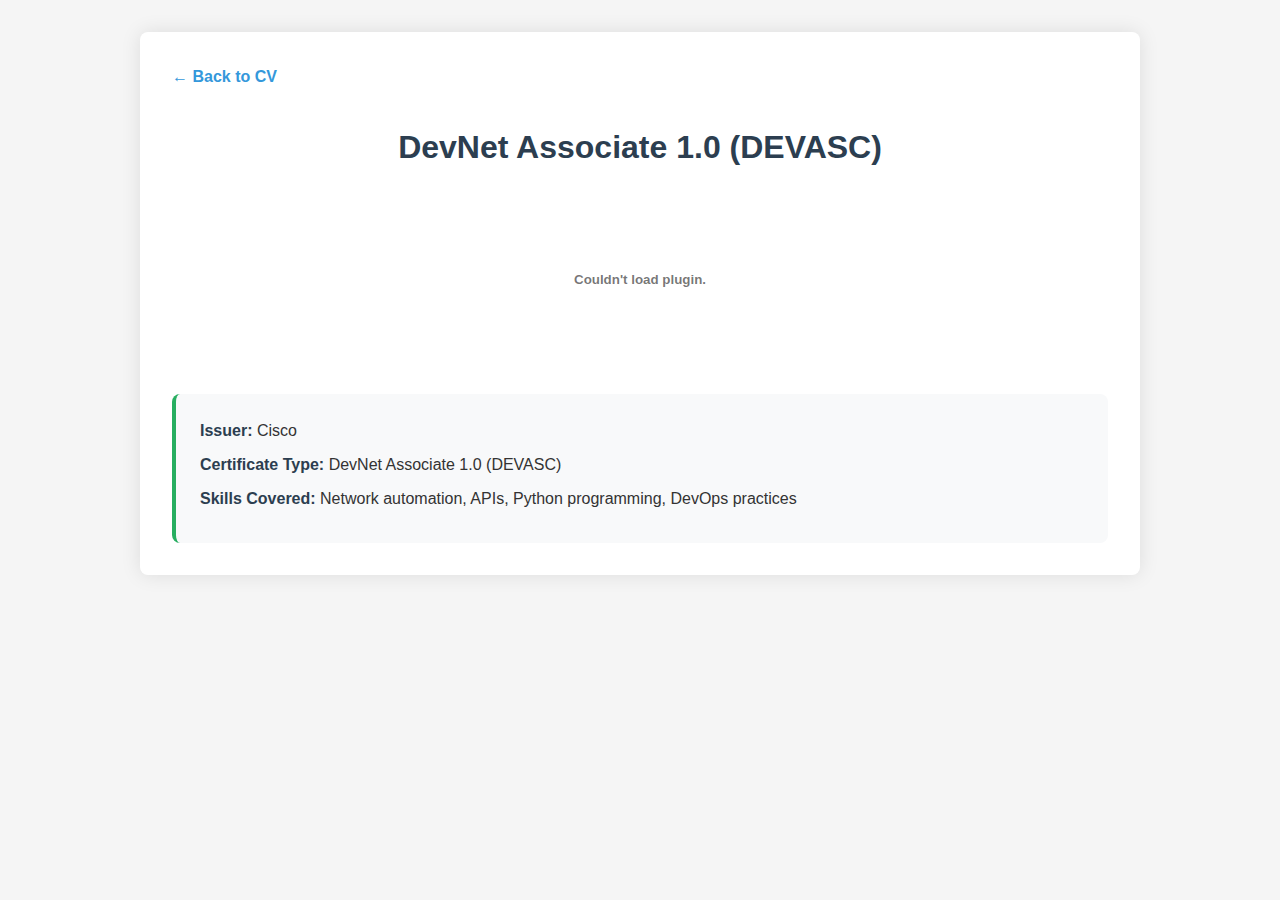
<file: certs/devnet/index.html>
<!DOCTYPE html>
<html lang="en">
<head>
    <meta charset="UTF-8">
    <meta name="viewport" content="width=device-width, initial-scale=1.0">
    <title>DevNet Associate Certificate</title>
    <link rel="stylesheet" href="../../styles.css">
    <link rel="stylesheet" href="../cert-style.css">
</head>
<body>
    <div class="container">
        <nav class="back-nav">
            <a href="../../index.html">&larr; Back to CV</a>
        </nav>
        
        <main class="cert-details">
            <h1>DevNet Associate 1.0 (DEVASC)</h1>
            <div class="cert-image">
                <embed src="Devnet_Zertifikat.pdf" type="application/pdf" class="cert-pdf">
            </div>
            <div class="cert-info">
                <p><strong>Issuer:</strong> Cisco</p>
                <p><strong>Certificate Type:</strong> DevNet Associate 1.0 (DEVASC)</p>
                <p><strong>Skills Covered:</strong> Network automation, APIs, Python programming, DevOps practices</p>
            </div>
        </main>
    </div>
</body>
</html>
</file>
<file: styles.css>
* {
    margin: 0;
    padding: 0;
    box-sizing: border-box;
}

body {
    font-family: 'Arial', sans-serif;
    line-height: 1.6;
    background-color: #f5f5f5;
    color: #333;
}

.container {
    max-width: 1000px;
    margin: 2rem auto;
    padding: 2rem;
    background-color: white;
    box-shadow: 0 0 20px rgba(0, 0, 0, 0.1);
    border-radius: 8px;
}

header {
    display: flex;
    align-items: center;
    margin-bottom: 3rem;
}

.profile-image {
    margin-right: 2rem;
}

.profile-image img {
    width: 200px;
    height: 200px;
    border-radius: 50%;
    object-fit: cover;
    border: 3px solid #3498db;
}

.header-text h1 {
    font-size: 2.5rem;
    color: #2c3e50;
    margin-bottom: 0.5rem;
}

.header-text h2 {
    font-size: 1.5rem;
    color: #3498db;
    font-weight: normal;
}

section {
    margin-bottom: 2.5rem;
}

h3 {
    color: #2c3e50;
    font-size: 1.8rem;
    border-bottom: 2px solid #3498db;
    padding-bottom: 0.5rem;
    margin-bottom: 1rem;
}

.exp-item, .edu-item {
    margin-bottom: 1.5rem;
}

h4 {
    color: #3498db;
    font-size: 1.2rem;
    margin-bottom: 0.5rem;
}

.company, .school {
    font-weight: bold;
}

.period {
    color: #7f8c8d;
    font-style: italic;
    margin-bottom: 0.5rem;
}

ul {
    list-style-position: inside;
    margin-left: 1rem;
}

.skills-list {
    display: flex;
    flex-wrap: wrap;
    gap: 1rem;
    list-style: none;
    margin-left: 0;
}

.skills-list li {
    background-color: #3498db;
    color: white;
    padding: 0.5rem 1rem;
    border-radius: 20px;
    font-size: 0.9rem;
}

.apps-grid {
    display: grid;
    grid-template-columns: repeat(auto-fit, minmax(250px, 1fr));
    gap: 1.5rem;
    margin-top: 1rem;
}

.app-card {
    background-color: #f8f9fa;
    padding: 1.5rem;
    border-radius: 8px;
    text-decoration: none;
    color: inherit;
    border: 1px solid #e9ecef;
    transition: transform 0.2s, box-shadow 0.2s;
}

.app-card:hover {
    transform: translateY(-5px);
    box-shadow: 0 5px 15px rgba(0, 0, 0, 0.1);
}

.app-card h4 {
    margin-bottom: 0.5rem;
}

.app-card p {
    color: #666;
    font-size: 0.9rem;
}

@media (max-width: 768px) {
    header {
        flex-direction: column;
        text-align: center;
    }

    .profile-image {
        margin: 0 0 1rem 0;
    }

    .container {
        margin: 1rem;
        padding: 1rem;
    }
}
</file>
<file: apps/household/style.css>
.back-nav {
    margin-bottom: 2rem;
}

.back-nav a {
    color: #3498db;
    text-decoration: none;
    font-weight: bold;
}

.project-details h1 {
    color: #2c3e50;
    margin-bottom: 2rem;
}

.project-info section {
    margin-bottom: 2rem;
}

.project-info h2 {
    color: #3498db;
    margin-bottom: 1rem;
    font-size: 1.5rem;
}

.features-grid {
    display: grid;
    grid-template-columns: repeat(auto-fit, minmax(300px, 1fr));
    gap: 1.5rem;
    margin-top: 1rem;
}

.feature-item {
    background-color: #f8fffe;
    padding: 1rem;
    border-radius: 8px;
    border-left: 4px solid #27ae60;
}

.feature-item h4 {
    color: #27ae60;
    margin-bottom: 0.5rem;
    font-size: 1rem;
}

.sprout-list {
    display: grid;
    grid-template-columns: repeat(auto-fit, minmax(250px, 1fr));
    gap: 0.5rem;
    list-style: none;
    margin: 0;
    padding: 0;
}

.sprout-list li {
    background-color: #e8f5e8;
    padding: 0.5rem 1rem;
    border-radius: 20px;
    font-size: 0.9rem;
    color: #27ae60;
}

.tech-stack {
    display: flex;
    flex-wrap: wrap;
    gap: 0.5rem;
    list-style: none;
    margin: 0;
    padding: 0;
}

.tech-stack li {
    background-color: #e1f0fa;
    color: #3498db;
    padding: 0.5rem 1rem;
    border-radius: 20px;
    font-size: 0.9rem;
}

.project-info code {
    background-color: #f4f4f4;
    padding: 0.2rem 0.4rem;
    border-radius: 4px;
    font-family: 'Courier New', monospace;
    font-size: 0.9rem;
}

.project-footer {
    margin-top: 3rem;
    padding-top: 2rem;
    border-top: 1px solid #e9ecef;
    text-align: center;
    color: #666;
    font-size: 0.9rem;
}

.project-info p {
    line-height: 1.8;
    color: #555;
    max-width: 800px;
}
</file>
<file: apps/kitchenapp/style.css>
.back-nav {
    margin-bottom: 2rem;
}

.back-nav a {
    color: #3498db;
    text-decoration: none;
    font-weight: bold;
}

.project-details h1 {
    color: #2c3e50;
    margin-bottom: 2rem;
}

.project-info section {
    margin-bottom: 2rem;
}

.project-info h2 {
    color: #3498db;
    margin-bottom: 1rem;
    font-size: 1.5rem;
}

.tech-stack {
    display: flex;
    flex-wrap: wrap;
    gap: 0.5rem;
    list-style: none;
    margin: 0;
    padding: 0;
}

.tech-stack li {
    background-color: #e1f0fa;
    color: #3498db;
    padding: 0.5rem 1rem;
    border-radius: 20px;
    font-size: 0.9rem;
}
</file>
<file: apps/machinelearning/style.css>
.back-nav {
    margin-bottom: 2rem;
}

.back-nav a {
    color: #3498db;
    text-decoration: none;
    font-weight: bold;
}

.project-details h1 {
    color: #2c3e50;
    margin-bottom: 2rem;
    font-size: 2rem;
    line-height: 1.3;
}

.project-info section {
    margin-bottom: 2rem;
}

.project-info h2 {
    color: #e74c3c;
    margin-bottom: 1rem;
    font-size: 1.5rem;
    border-bottom: 2px solid #e74c3c;
    padding-bottom: 0.5rem;
}

.cert-details h2 {
    color: #e74c3c;
    margin-bottom: 1rem;
    font-size: 1.5rem;
    border-bottom: 2px solid #e74c3c;
    padding-bottom: 0.5rem;
}

.models-list {
    list-style: none;
    padding: 0;
}

.models-list li {
    background-color: #f8f9fa;
    padding: 1rem;
    margin-bottom: 0.5rem;
    border-radius: 5px;
    border-left: 4px solid #9b59b6;
}

.models-list strong {
    color: #9b59b6;
}

.tech-stack {
    display: flex;
    flex-wrap: wrap;
    gap: 0.5rem;
    list-style: none;
    margin: 0;
    padding: 0;
}

.tech-stack li {
    background-color: #e8f4fd;
    color: #2980b9;
    padding: 0.5rem 1rem;
    border-radius: 20px;
    font-size: 0.9rem;
    border: 1px solid #2980b9;
}

.cert-image {
    text-align: center;
    margin-bottom: 2rem;
}

.cert-pdf {
    width: 100%;
    height: 80vh;
    border: 1px solid #ddd;
    border-radius: 8px;
    box-shadow: 0 4px 8px rgba(0, 0, 0, 0.1);
}

.project-footer {
    margin-top: 3rem;
    padding-top: 2rem;
    border-top: 1px solid #e9ecef;
    text-align: center;
    color: #666;
    font-size: 0.9rem;
}

.project-info p {
    line-height: 1.8;
    color: #555;
    max-width: 800px;
}

.project-info ul {
    margin-left: 1.5rem;
}

.project-info ul li {
    margin-bottom: 0.5rem;
    line-height: 1.6;
}

@media (max-width: 768px) {
    .project-details h1 {
        font-size: 1.7rem;
    }
}
</file>
<file: apps/webrtc/style.css>
.back-nav {
    margin-bottom: 2rem;
}

.back-nav a {
    color: #3498db;
    text-decoration: none;
    font-weight: bold;
}

.project-details h1 {
    color: #2c3e50;
    margin-bottom: 2rem;
}

.project-info section {
    margin-bottom: 2rem;
}

.project-info h2 {
    color: #3498db;
    margin-bottom: 1rem;
    font-size: 1.5rem;
}

.tech-stack {
    display: flex;
    flex-wrap: wrap;
    gap: 0.5rem;
    list-style: none;
    margin: 0;
    padding: 0;
}

.tech-stack li {
    background-color: #e1f0fa;
    color: #3498db;
    padding: 0.5rem 1rem;
    border-radius: 20px;
    font-size: 0.9rem;
}

.project-info p {
    line-height: 1.8;
    color: #555;
    max-width: 800px;
}
</file>
<file: certs/cert-style.css>
.back-nav {
    margin-bottom: 2rem;
}

.back-nav a {
    color: #3498db;
    text-decoration: none;
    font-weight: bold;
}

.cert-details h1 {
    color: #2c3e50;
    margin-bottom: 2rem;
    text-align: center;
}

.cert-image {
    text-align: center;
    margin-bottom: 2rem;
}

.cert-image img {
    max-width: 100%;
    height: auto;
    border: 1px solid #ddd;
    border-radius: 8px;
    box-shadow: 0 4px 8px rgba(0, 0, 0, 0.1);
}

.cert-info {
    background-color: #f8f9fa;
    padding: 1.5rem;
    border-radius: 8px;
    border-left: 4px solid #27ae60;
}

.cert-info p {
    margin-bottom: 0.5rem;
    font-size: 1rem;
}

.cert-info strong {
    color: #2c3e50;
}
</file>
